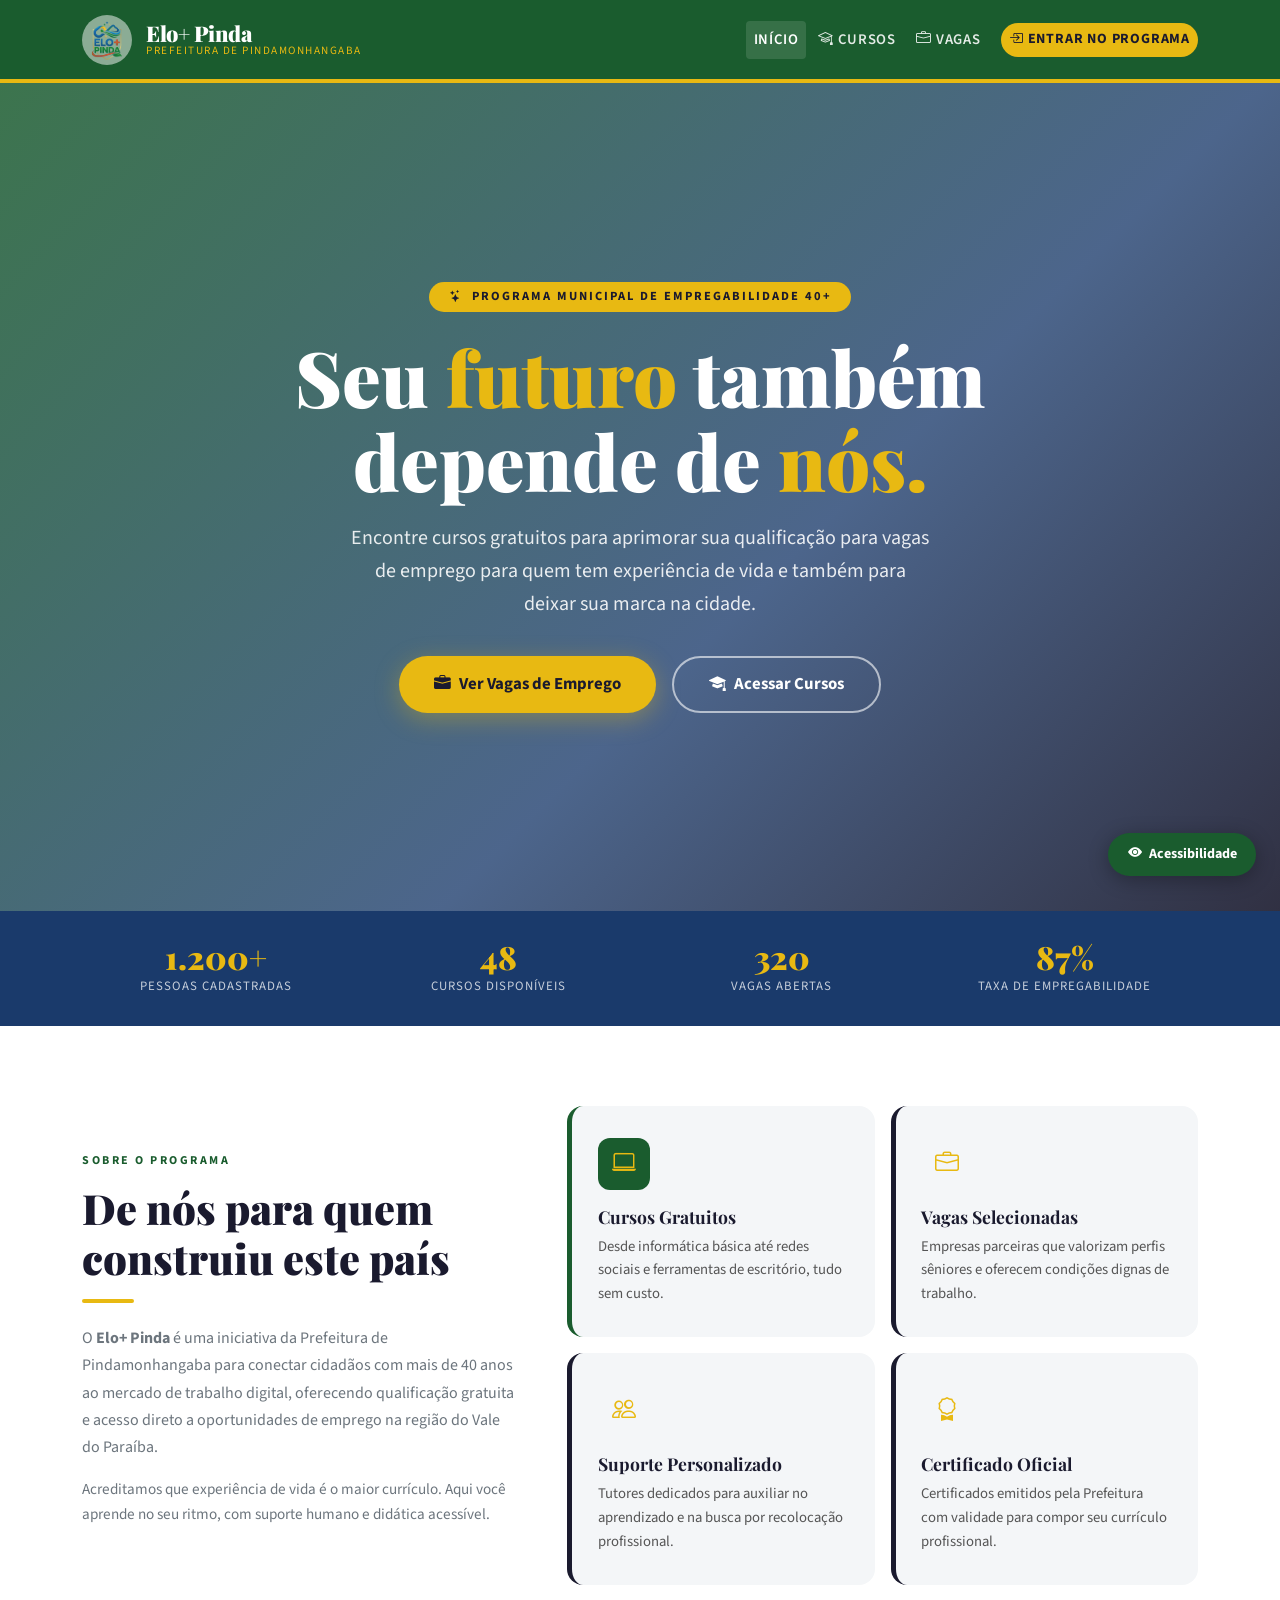
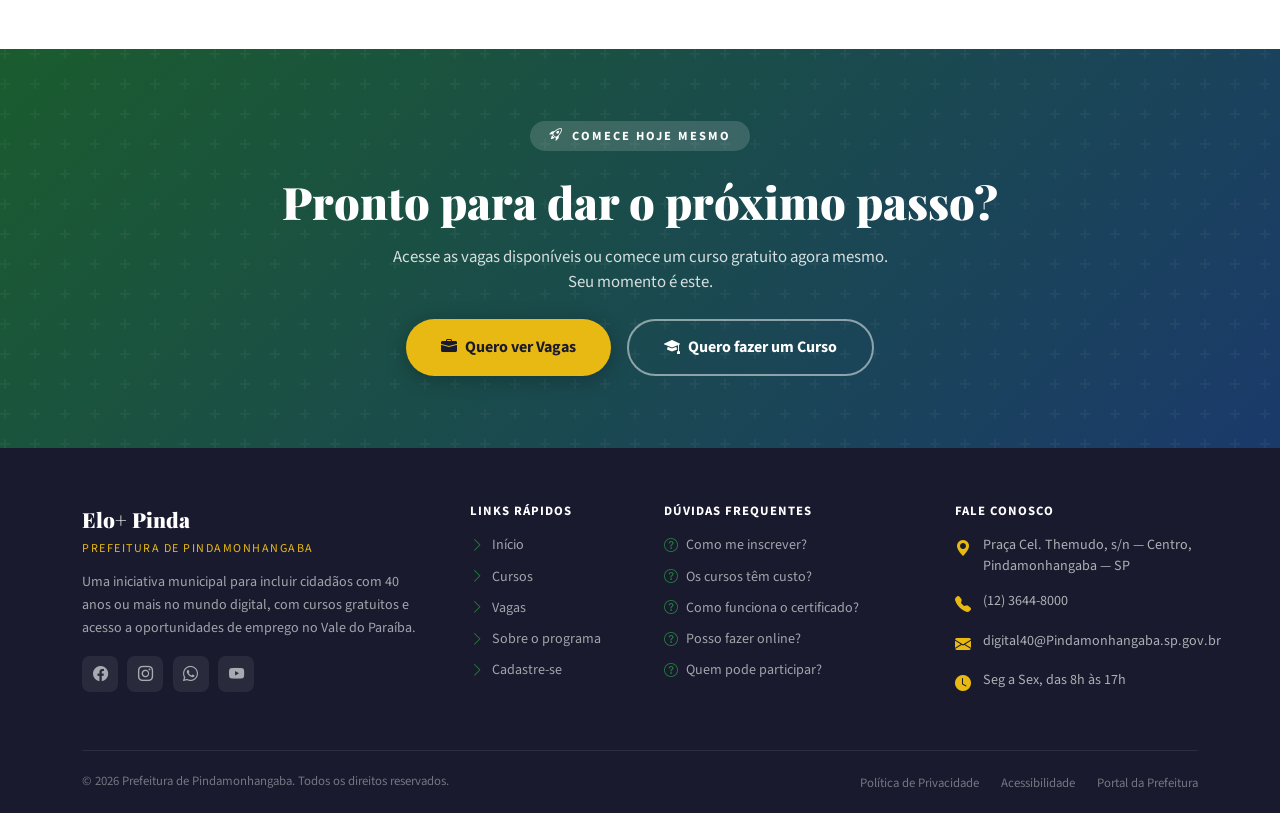
<file: index.html>
<!DOCTYPE html>
<html lang="pt-BR">

<head>
  <meta charset="UTF-8" />
  <meta name="viewport" content="width=device-width, initial-scale=1.0" />
  <title>Elo+ Pinda | Inclusão Digital em Pindamonhangaba</title>
  <link rel="icon" href="images/logo.png" type="image/png" />

  <!-- Bootstrap 5 CDN -->
  <link href="https://cdn.jsdelivr.net/npm/bootstrap@5.3.3/dist/css/bootstrap.min.css" rel="stylesheet" />
  <!-- Bootstrap Icons -->
  <link href="https://cdn.jsdelivr.net/npm/bootstrap-icons@1.11.3/font/bootstrap-icons.min.css" rel="stylesheet" />
  <!-- Google Fonts -->
  <link
    href="https://fonts.googleapis.com/css2?family=Playfair+Display:wght@700;900&family=Source+Sans+3:wght@400;500;600&display=swap"
    rel="stylesheet" />

  <!-- Custom CSS -->
  <link rel="stylesheet" href="styles/index.css" />
</head>

<body>

  <!-- Skip link -->
  <a href="#inicio" class="skip-link">Pular para o conteúdo principal</a>

  <!-- Indicador de leitura ativa -->
  <div id="tts-status" role="status" aria-live="polite">
    &#128266; Lendo em voz alta... Pressione ESC para parar.
  </div>

  <!-- ══════════════════════════
     NAVBAR
══════════════════════════ -->
  <nav class="navbar navbar-expand-lg navbar-custom sticky-top">
    <div class="container">
      <a class="navbar-brand" href="#inicio">
        <div class="navbar-brand-wrapper">
          <img class="brand-logo" src="images/logo.png" alt="Logo Elo+ Pinda" />
          <div class="brand-text">
            <span class="brand-title">Elo+ Pinda</span>
            <span class="brand-subtitle">Prefeitura de Pindamonhangaba</span>
          </div>
        </div>
      </a>

      <button class="navbar-toggler" type="button" data-bs-toggle="collapse" data-bs-target="#navbarMain"
        aria-label="Abrir menu">
        <span class="navbar-toggler-icon"></span>
      </button>

      <div class="collapse navbar-collapse" id="navbarMain">
        <ul class="navbar-nav ms-auto align-items-center gap-1">
          <li class="nav-item">
            <a class="nav-link active" href="#inicio">Início</a>
          </li>
          <li class="nav-item">
            <a class="nav-link" href="cursos.html">
              <i class="bi bi-mortarboard me-1"></i>Cursos
            </a>
          </li>
          <li class="nav-item">
            <a class="nav-link" href="vagas.html">
              <i class="bi bi-briefcase me-1"></i>Vagas
            </a>
          </li>
          <li class="nav-item ms-2">
            <a class="nav-link btn-nav-cta" href="logar.html">
              <i class="bi bi-box-arrow-in-right me-1"></i>Entrar no Programa
            </a>
          </li>
        </ul>
      </div>
    </div>
  </nav>


  <!-- ══════════════════════════
     HERO
══════════════════════════ -->
  <section class="hero" id="inicio">
    <div class="hero-bg"></div>
    <div class="hero-overlay"></div>

    <div class="hero-content container">
      <span class="hero-badge">
        <i class="bi bi-stars me-1"></i> Programa Municipal de Empregabilidade 40+
      </span>

      <h1 class="hero-title">
         Seu <span>futuro</span> também <br>
        depende de <span>nós.</span>
      </h1>

      <p class="hero-desc">
       Encontre cursos gratuitos para aprimorar sua qualificação para vagas de emprego
        para quem tem experiência de vida e também para deixar sua marca na cidade.
      </p>

      <div class="hero-btns">
        <a href="vagas.html" class="btn-hero-primary">
          <i class="bi bi-briefcase-fill"></i> Ver Vagas de Emprego
        </a>
        <a href="cursos.html" class="btn-hero-secondary">
          <i class="bi bi-mortarboard-fill"></i> Acessar Cursos
        </a>
      </div>
    </div>
  </section>


  <!-- ══════════════════════════
     STATS STRIP
══════════════════════════ -->
  <section class="stats-strip">
    <div class="container">
      <div class="row g-3">
        <div class="col-6 col-md-3">
          <div class="stat-item py-1">
            <div class="stat-number">1.200+</div>
            <div class="stat-label">Pessoas cadastradas</div>
          </div>
        </div>
        <div class="col-6 col-md-3">
          <div class="stat-item py-1">
            <div class="stat-number">48</div>
            <div class="stat-label">Cursos disponíveis</div>
          </div>
        </div>
        <div class="col-6 col-md-3">
          <div class="stat-item py-1">
            <div class="stat-number">320</div>
            <div class="stat-label">Vagas abertas</div>
          </div>
        </div>
        <div class="col-6 col-md-3">
          <div class="stat-item py-1">
            <div class="stat-number">87%</div>
            <div class="stat-label">Taxa de empregabilidade</div>
          </div>
        </div>
      </div>
    </div>
  </section>


  <!-- ══════════════════════════
     SOBRE / DIFERENCIAIS
══════════════════════════ -->
  <section class="section-sobre" id="sobre">
    <div class="container">
      <div class="row align-items-center g-5">

        <!-- TEXTO -->
        <div class="col-lg-5">
          <span class="section-label">Sobre o programa</span>
          <h2 class="section-title">
             De nós para quem<br>construiu este país
          </h2>
          <div class="divider-line"></div>
          <p class="text-secondary" style="font-size:1rem; line-height:1.7;">
            O <strong>Elo+ Pinda</strong> é uma iniciativa da Prefeitura de
            Pindamonhangaba para conectar cidadãos com mais de 40 anos ao mercado
            de trabalho digital, oferecendo qualificação gratuita e acesso direto
            a oportunidades de emprego na região do Vale do Paraíba.
          </p>
          <p class="text-secondary mt-3" style="font-size:0.95rem; line-height:1.65;">
            Acreditamos que experiência de vida é o maior currículo. Aqui você
            aprende no seu ritmo, com suporte humano e didática acessível.
          </p>
        </div>

        <!-- CARDS -->
        <div class="col-lg-7">
          <div class="row g-3">
            <div class="col-sm-6">
              <div class="feature-card">
                <div class="feature-icon"><i class="bi bi-laptop"></i></div>
                <h5>Cursos Gratuitos</h5>
                <p>Desde informática básica até redes sociais e ferramentas de escritório, tudo sem custo.</p>
              </div>
            </div>
            <div class="col-sm-6">
              <div class="feature-card" style="border-left-color: var(--Pinda-azul);">
                <div class="feature-icon" style="background: var(--Pinda-azul);">
                  <i class="bi bi-briefcase"></i>
                </div>
                <h5>Vagas Selecionadas</h5>
                <p>Empresas parceiras que valorizam perfis sêniores e oferecem condições dignas de trabalho.</p>
              </div>
            </div>
            <div class="col-sm-6">
              <div class="feature-card" style="border-left-color: var(--Pinda-amarelo);">
                <div class="feature-icon" style="background: var(--Pinda-amarelo);">
                  <i class="bi bi-people" style="color: var(--Pinda-texto);"></i>
                </div>
                <h5>Suporte Personalizado</h5>
                <p>Tutores dedicados para auxiliar no aprendizado e na busca por recolocação profissional.</p>
              </div>
            </div>
            <div class="col-sm-6">
              <div class="feature-card" style="border-left-color: var(--Pinda-vermelho);">
                <div class="feature-icon" style="background: var(--Pinda-vermelho);">
                  <i class="bi bi-award"></i>
                </div>
                <h5>Certificado Oficial</h5>
                <p>Certificados emitidos pela Prefeitura com validade para compor seu currículo profissional.</p>
              </div>
            </div>
          </div>
        </div>

      </div>
    </div>
  </section>


  <!-- ══════════════════════════
     CTA BANNER
══════════════════════════ -->
  <section class="cta-banner" id="cadastro">
    <div class="container text-center position-relative">
      <span class="hero-badge mb-4 d-inline-block" style="background: rgba(255,255,255,0.15); color: #fff;">
        <i class="bi bi-rocket-takeoff me-1"></i> Comece hoje mesmo
      </span>
      <h2 class="mb-3">
        Pronto para dar o próximo passo?
      </h2>
      <p class="mb-4 mx-auto" style="max-width:520px;">
        Acesse as vagas disponíveis ou comece um curso gratuito agora mesmo.
        Seu momento é este.
      </p>
      <div class="d-flex flex-wrap justify-content-center gap-3">
        <a href="vagas.html" class="btn-cta-vagas">
          <i class="bi bi-briefcase-fill"></i> Quero ver Vagas
        </a>
        <a href="cursos.html" class="btn-cta-cursos">
          <i class="bi bi-mortarboard-fill"></i> Quero fazer um Curso
        </a>
      </div>
    </div>
  </section>


  <!-- ══════════════════════════
     FOOTER
══════════════════════════ -->
  <footer id="contato">
    <div class="container">
      <div class="row g-5">

        <!-- Coluna 1: Marca -->
        <div class="col-lg-4">
          <div class="footer-brand">Elo+ Pinda</div>
          <div class="footer-brand-sub">Prefeitura de Pindamonhangaba</div>
          <p class="footer-desc">
            Uma iniciativa municipal para incluir cidadãos com 40 anos ou mais
            no mundo digital, com cursos gratuitos e acesso a oportunidades de
            emprego no Vale do Paraíba.
          </p>
          <div class="mt-3">
            <a href="#" class="social-icon"><i class="bi bi-facebook"></i></a>
            <a href="#" class="social-icon"><i class="bi bi-instagram"></i></a>
            <a href="#" class="social-icon"><i class="bi bi-whatsapp"></i></a>
            <a href="#" class="social-icon"><i class="bi bi-youtube"></i></a>
          </div>
        </div>

        <!-- Coluna 2: Links -->
        <div class="col-sm-6 col-lg-2">
          <h6>Links Rápidos</h6>
          <a href="#inicio" class="footer-link"><i class="bi bi-chevron-right"></i> Início</a>
          <a href="cursos.html" class="footer-link"><i class="bi bi-chevron-right"></i> Cursos</a>
          <a href="vagas.html" class="footer-link"><i class="bi bi-chevron-right"></i> Vagas</a>
          <a href="#sobre" class="footer-link"><i class="bi bi-chevron-right"></i> Sobre o programa</a>
          <a href="#cadastro" class="footer-link"><i class="bi bi-chevron-right"></i> Cadastre-se</a>
        </div>

        <!-- Coluna 3: Dúvidas -->
        <div class="col-sm-6 col-lg-3">
          <h6>Dúvidas Frequentes</h6>
          <a href="#" class="footer-link"><i class="bi bi-question-circle"></i> Como me inscrever?</a>
          <a href="#" class="footer-link"><i class="bi bi-question-circle"></i> Os cursos têm custo?</a>
          <a href="#" class="footer-link"><i class="bi bi-question-circle"></i> Como funciona o certificado?</a>
          <a href="#" class="footer-link"><i class="bi bi-question-circle"></i> Posso fazer online?</a>
          <a href="#" class="footer-link"><i class="bi bi-question-circle"></i> Quem pode participar?</a>
        </div>

        <!-- Coluna 4: Contato -->
        <div class="col-lg-3">
          <h6>Fale Conosco</h6>
          <div class="footer-contact-item">
            <i class="bi bi-geo-alt-fill"></i>
            <span>Praça Cel. Themudo, s/n — Centro, Pindamonhangaba — SP</span>
          </div>
          <div class="footer-contact-item">
            <i class="bi bi-telephone-fill"></i>
            <span>(12) 3644-8000</span>
          </div>
          <div class="footer-contact-item">
            <i class="bi bi-envelope-fill"></i>
            <span>digital40@Pindamonhangaba.sp.gov.br</span>
          </div>
          <div class="footer-contact-item">
            <i class="bi bi-clock-fill"></i>
            <span>Seg a Sex, das 8h às 17h</span>
          </div>
        </div>

      </div>

      <!-- Bottom bar -->
      <div class="footer-bottom">
        <div class="d-flex flex-wrap justify-content-between align-items-center gap-2">
          <p class="footer-bottom-text">
            © 2026 Prefeitura de Pindamonhangaba. Todos os direitos reservados.
          </p>
          <div class="footer-bottom-links">
            <a href="#">Política de Privacidade</a>
            <a href="#">Acessibilidade</a>
            <a href="https://www.Pindamonhangaba.sp.gov.br" target="_blank">Portal da Prefeitura</a>
          </div>
        </div>
      </div>
    </div>
  </footer>

  <!-- Modal de Acessibilidade -->
  <div class="modal fade" id="modalAcessibilidade" tabindex="-1" aria-labelledby="modalAcessibilidadeLabel" aria-hidden="true">
    <div class="modal-dialog modal-dialog-centered modal-lg">
      <div class="modal-content">
        <div class="modal-header">
          <h5 class="modal-title" id="modalAcessibilidadeLabel">Acessibilidade</h5>
          <button type="button" class="btn-close" data-bs-dismiss="modal" aria-label="Fechar"></button>
        </div>
        <div class="modal-body">
          <div id="barra-acessibilidade" role="region" aria-label="Ferramentas de acessibilidade para deficientes visuais">
            <div class="container">
              <div class="d-flex align-items-center flex-wrap gap-2 py-1">

                <span class="acesso-label d-none d-sm-inline">
                  <i class="bi bi-eye-fill me-1"></i>Acessibilidade:
                </span>

                <!-- Tamanho de fonte -->
                <div class="d-flex align-items-center gap-1" role="group" aria-label="Tamanho da fonte">
                  <span class="acesso-label">Fonte:</span>
                  <button class="acesso-btn" id="btn-fonte-menor" onclick="alterarFonte('menor')" aria-label="Diminuir fonte"
                    aria-pressed="false">A−</button>
                  <button class="acesso-btn ativo" id="btn-fonte-normal" onclick="alterarFonte('normal')"
                    aria-label="Fonte padrão" aria-pressed="true">A</button>
                  <button class="acesso-btn" id="btn-fonte-maior" onclick="alterarFonte('maior')" aria-label="Aumentar fonte"
                    aria-pressed="false">A+</button>
                  <button class="acesso-btn" id="btn-fonte-maxima" onclick="alterarFonte('maxima')" aria-label="Fonte máxima"
                    aria-pressed="false">A++</button>
                </div>

                <span class="acesso-divider d-none d-md-inline-block"></span>

                <!-- Visão -->
                <div class="d-flex align-items-center gap-1" role="group" aria-label="Opções de visão">
                  <span class="acesso-label d-none d-md-inline">Visão:</span>
                  <button class="acesso-btn" id="btn-contraste" onclick="toggleContraste()" aria-label="Alto contraste"
                    aria-pressed="false">
                    <i class="bi bi-circle-half"></i>
                    <span class="d-none d-sm-inline">Contraste</span>
                  </button>
                  <button class="acesso-btn" id="btn-espaco" onclick="toggleEspaco()" aria-label="Espaçamento de texto"
                    aria-pressed="false">
                    <i class="bi bi-text-paragraph"></i>
                    <span class="d-none d-sm-inline">Espaçamento</span>
                  </button>
                  <button class="acesso-btn" id="btn-foco" onclick="toggleFoco()" aria-label="Destaque de foco para teclado"
                    aria-pressed="false">
                    <i class="bi bi-keyboard"></i>
                    <span class="d-none d-sm-inline">Foco</span>
                  </button>
                </div>

                <span class="acesso-divider d-none d-md-inline-block"></span>

                <!-- Voz -->
                <button class="acesso-btn" id="btn-tts" onclick="togglePainelTTS()" aria-label="Leitura em voz alta"
                  aria-expanded="false" aria-controls="painel-tts">
                  <i class="bi bi-volume-up-fill"></i>
                  <span class="d-none d-sm-inline">Voz</span>
                </button>

                <!-- Reset -->
                <button class="acesso-btn ms-auto" onclick="resetarTudo()" aria-label="Redefinir acessibilidade"
                  title="Redefinir tudo">
                  <i class="bi bi-arrow-counterclockwise"></i>
                  <span class="d-none d-md-inline">Redefinir</span>
                </button>

              </div>
            </div>
          </div>
        </div>
      </div>
    </div>
  </div>

  <!-- Painel TTS -->
  <div id="painel-tts" role="dialog" aria-modal="true" aria-label="Leitura em voz alta">
    <h6><i class="bi bi-volume-up-fill me-1"></i> Leitura em Voz Alta</h6>
    <p>Ouça o conteúdo da página lido em voz alta.</p>
    <div class="tts-controles">
      <button onclick="ttsLerPagina()" aria-label="Ler toda a página">
        <i class="bi bi-play-fill"></i> Ler página inteira
      </button>
      <button onclick="ttsLerSecao()" aria-label="Ler seção atual">
        <i class="bi bi-skip-forward-fill"></i> Ler seção atual
      </button>
      <button onclick="ttsPausar()" id="btn-pausar" aria-label="Pausar ou retomar leitura">
        <i class="bi bi-pause-fill"></i> Pausar
      </button>
      <button onclick="ttsParar()" aria-label="Parar leitura">
        <i class="bi bi-stop-fill"></i> Parar
      </button>
      <div style="border-top:1px solid #ddd; padding-top:.6rem; margin-top:.2rem;">
        <label for="tts-velocidade" style="font-size:.78rem; color:#555; display:block; margin-bottom:.3rem;">
          Velocidade da voz:
        </label>
        <input type="range" id="tts-velocidade" min="0.5" max="2" step="0.1" value="1" style="width:100%;"
          aria-label="Velocidade da voz" oninput="ttsAjustarVelocidade(this.value)">
        <div style="display:flex; justify-content:space-between; font-size:.72rem; color:#888;">
          <span>Lento</span><span id="tts-vel-label">1.0×</span><span>Rápido</span>
        </div>
      </div>
      <button onclick="togglePainelTTS()"
        style="background:#f0f0f0 !important; border-color:#ccc !important; color:#333 !important;"
        aria-label="Fechar painel">
        <i class="bi bi-x-circle"></i> Fechar
      </button>
    </div>
  </div>

  <!-- Botão flutuante -->
  <button id="btn-flutuante-acesso" type="button" data-bs-toggle="modal" data-bs-target="#modalAcessibilidade"
    aria-label="Abrir as ferramentas de acessibilidade" title="Acessibilidade">
    <i class="bi bi-eye-fill" aria-hidden="true"></i>
    <span class="d-none d-sm-inline">Acessibilidade</span>
  </button>

  <!-- Anunciador para leitores de tela -->
  <div id="aria-anunciador" role="status" aria-live="polite" aria-atomic="true"
    style="position:absolute; left:-9999px; width:1px; height:1px; overflow:hidden;"></div>


  <!-- Bootstrap JS -->
  <script src="https://cdn.jsdelivr.net/npm/bootstrap@5.3.3/dist/js/bootstrap.bundle.min.js"></script>

  <!-- Scroll suave -->
  <script src="js/scroll.js"></script>
  <script src="js/acessibilidade.js"></script>

</body>

</html>
</file>
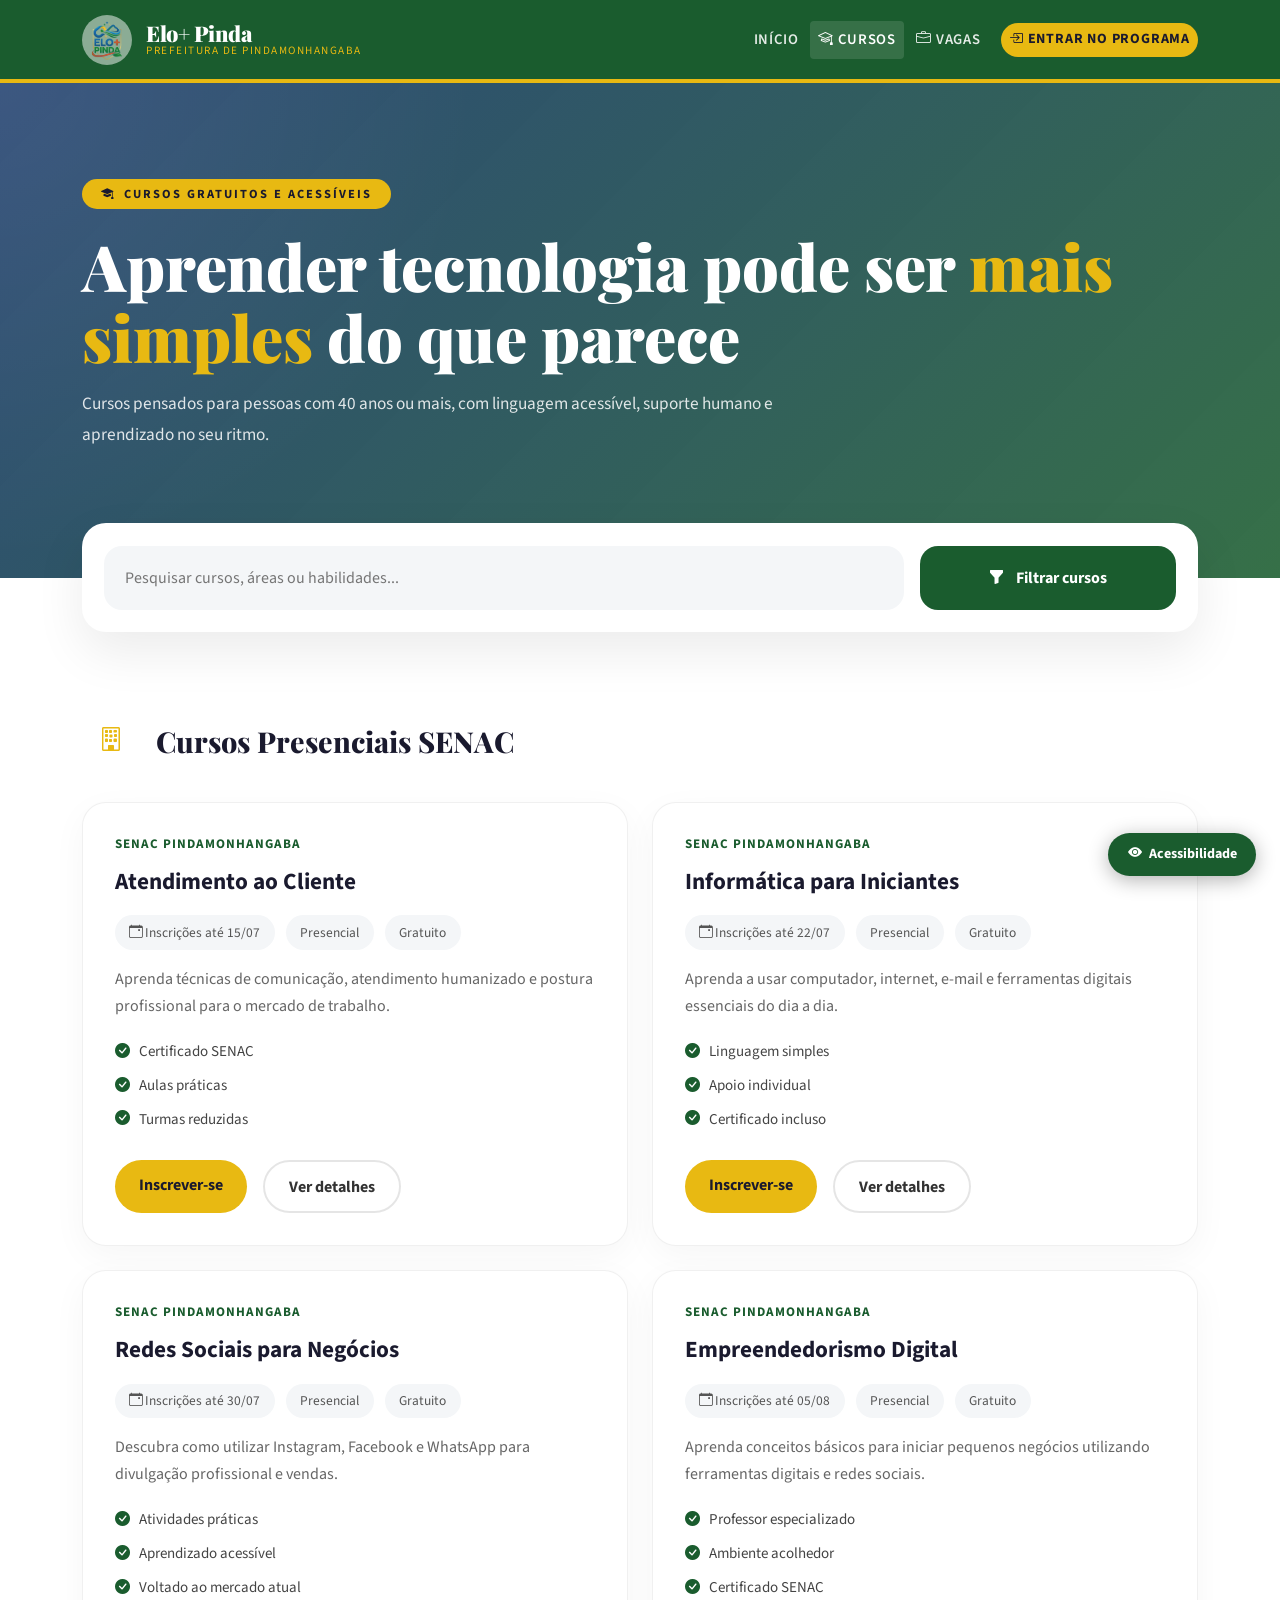
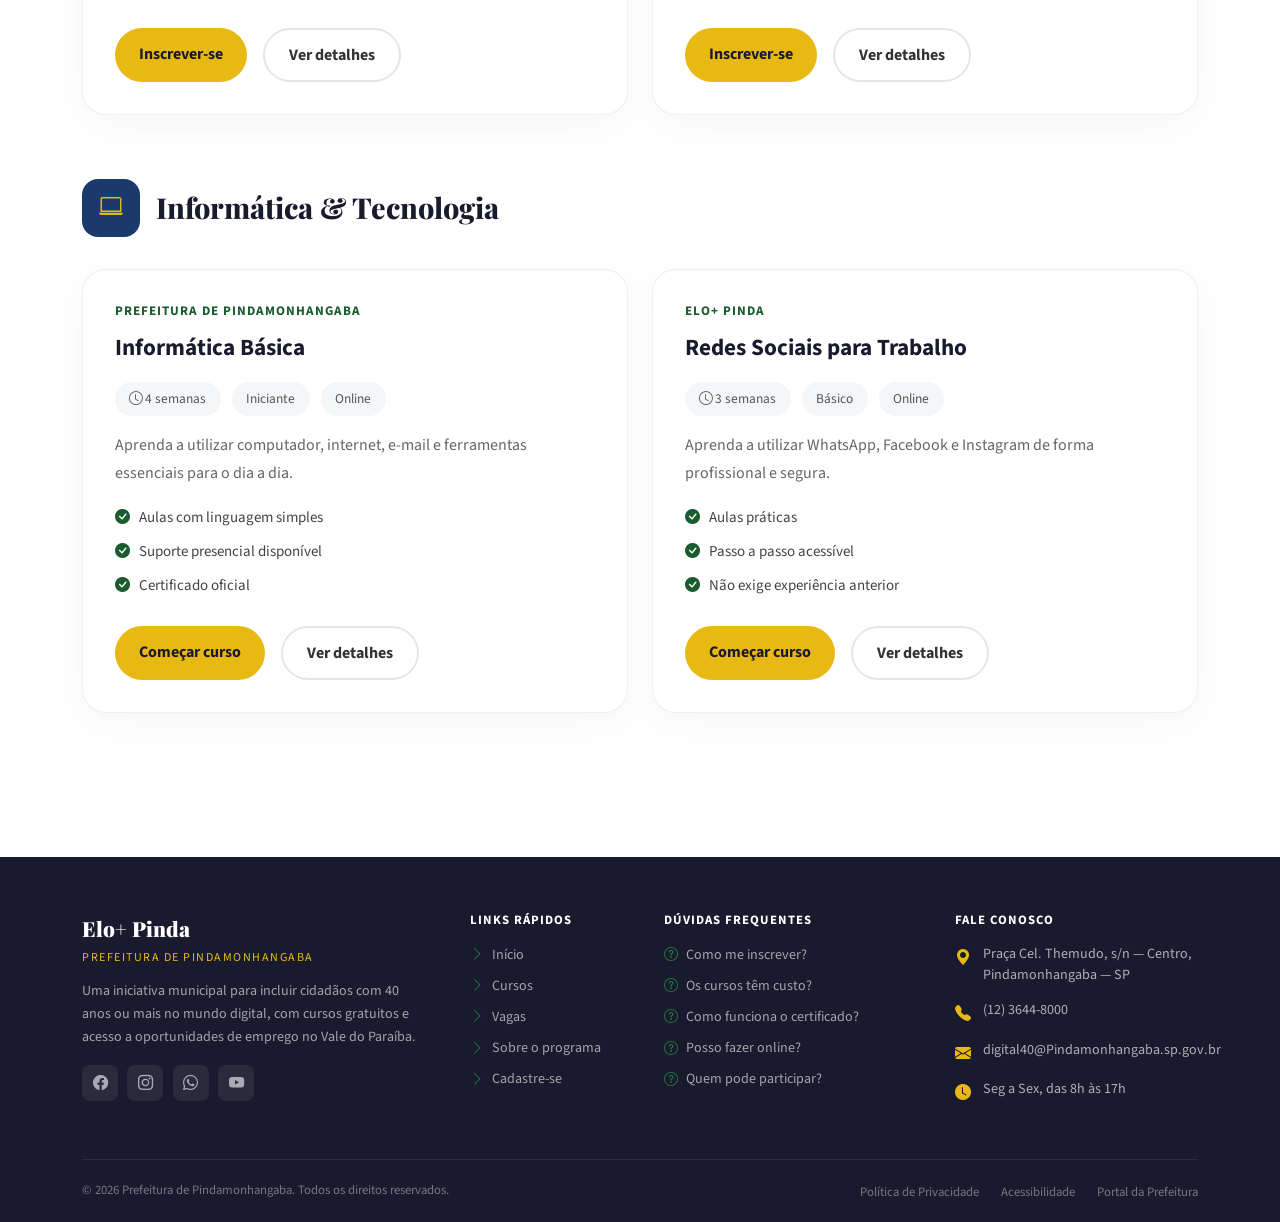
<file: cursos.html>
<!DOCTYPE html>
<html lang="pt-BR">

<head>
    <meta charset="UTF-8" />
    <meta name="viewport" content="width=device-width, initial-scale=1.0" />
    <title>Elo+ Pinda | Inclusão Digital em Pindamonhangaba</title>
    <link rel="icon" href="images/logo.png" type="image/png" />
    <!-- Bootstrap 5 CDN -->
    <link href="https://cdn.jsdelivr.net/npm/bootstrap@5.3.3/dist/css/bootstrap.min.css" rel="stylesheet" />
    <!-- Bootstrap Icons -->
    <link href="https://cdn.jsdelivr.net/npm/bootstrap-icons@1.11.3/font/bootstrap-icons.min.css" rel="stylesheet" />
    <!-- Google Fonts -->
    <link
        href="https://fonts.googleapis.com/css2?family=Playfair+Display:wght@700;900&family=Source+Sans+3:wght@400;500;600&display=swap"
        rel="stylesheet" />

    <!-- Custom CSS -->
    <link rel="stylesheet" href="styles/index.css" />
    <link rel="stylesheet" href="styles/cursos.css" />
</head>

<body>

    <!-- ══════════════════════════
     NAVBAR
══════════════════════════ -->
    <nav class="navbar navbar-expand-lg navbar-custom sticky-top">
        <div class="container">
            <a class="navbar-brand" href="index.html">
                <div class="navbar-brand-wrapper">
                    <img class="brand-logo" src="images/logo.png" alt="Logo Elo+ Pinda" />
                    <div class="brand-text">
                        <span class="brand-title">Elo+ Pinda</span>
                        <span class="brand-subtitle">Prefeitura de Pindamonhangaba</span>
                    </div>
                </div>
            </a>

            <button class="navbar-toggler" type="button" data-bs-toggle="collapse" data-bs-target="#navbarMain"
                aria-label="Abrir menu">
                <span class="navbar-toggler-icon"></span>
            </button>

            <div class="collapse navbar-collapse" id="navbarMain">
                <ul class="navbar-nav ms-auto align-items-center gap-1">
                    <li class="nav-item">
                        <a class="nav-link" href="index.html">Início</a>
                    </li>
                    <li class="nav-item">
                        <a class="nav-link active" href="#">
                            <i class="bi bi-mortarboard me-1"></i>Cursos
                        </a>
                    </li>
                    <li class="nav-item">
                        <a class="nav-link" href="vagas.html">
                            <i class="bi bi-briefcase me-1"></i>Vagas
                        </a>
                    </li>
                    <li class="nav-item ms-2">
                        <a class="nav-link btn-nav-cta" href="logar.html">
                            <i class="bi bi-box-arrow-in-right me-1"></i>Entrar no Programa
                        </a>
                    </li>
                </ul>
            </div>
        </div>
    </nav>


    <main>

        <!-- HERO -->

        <section class="hero-cursos">

            <div class="container hero-cursos-content">

                <span class="hero-badge">
                    <i class="bi bi-mortarboard-fill me-1"></i>
                    Cursos gratuitos e acessíveis
                </span>

                <h1 class="hero-cursos-title">
                    Aprender tecnologia pode ser
                    <span>mais simples</span>
                    do que parece
                </h1>

                <p class="hero-cursos-desc">
                    Cursos pensados para pessoas com 40 anos ou mais, com linguagem acessível, suporte humano e
                    aprendizado no seu ritmo.
                </p>

            </div>

        </section>

        <!-- SEARCH -->

        <div class="container curso-search-wrapper">

            <div class="curso-search-box">

                <div class="row g-3">

                    <div class="col-lg-9">

                        <input type="text" class="curso-search-input"
                            placeholder="Pesquisar cursos, áreas ou habilidades...">

                    </div>

                    <div class="col-lg-3">

                        <button class="curso-filter-btn">

                            <i class="bi bi-funnel-fill me-2"></i>
                            Filtrar cursos

                        </button>

                    </div>

                </div>

            </div>

        </div>

        <!-- CURSOS -->

        <section class="cursos-section">

            <div class="container">

                <!-- CATEGORIA -->

                <div class="curso-category">

                    <div class="curso-category-header">

                        <div class="curso-category-icon" style="background: var(--Pinda-verde);">
                            <i class="bi bi-building"></i>
                        </div>

                        <h2 class="curso-category-title">
                            Cursos Presenciais SENAC
                        </h2>

                    </div>

                    <div class="row g-4">

                        <!-- CARD -->

                        <div class="col-lg-6">

                            <div class="curso-card">

                                <div class="curso-plataforma">
                                    SENAC Pindamonhangaba
                                </div>

                                <div class="curso-title">
                                    Atendimento ao Cliente
                                </div>

                                <div class="curso-tags">

                                    <div class="curso-tag">
                                        <i class="bi bi-calendar-event"></i>
                                        Inscrições até 15/07
                                    </div>

                                    <div class="curso-tag">
                                        Presencial
                                    </div>

                                    <div class="curso-tag">
                                        Gratuito
                                    </div>

                                </div>

                                <p class="curso-desc">
                                    Aprenda técnicas de comunicação, atendimento humanizado e postura profissional para
                                    o mercado de trabalho.
                                </p>

                                <div class="curso-benefit">
                                    <i class="bi bi-check-circle-fill"></i>
                                    Certificado SENAC
                                </div>

                                <div class="curso-benefit">
                                    <i class="bi bi-check-circle-fill"></i>
                                    Aulas práticas
                                </div>

                                <div class="curso-benefit">
                                    <i class="bi bi-check-circle-fill"></i>
                                    Turmas reduzidas
                                </div>

                                <div class="curso-actions">

                                    <a href="#" class="btn-curso-primary">
                                        Inscrever-se
                                    </a>

                                    <a href="#" class="btn-curso-secondary">
                                        Ver detalhes
                                    </a>

                                </div>

                            </div>

                        </div>

                        <!-- CARD -->

                        <div class="col-lg-6">

                            <div class="curso-card">

                                <div class="curso-plataforma">
                                    SENAC Pindamonhangaba
                                </div>

                                <div class="curso-title">
                                    Informática para Iniciantes
                                </div>

                                <div class="curso-tags">

                                    <div class="curso-tag">
                                        <i class="bi bi-calendar-event"></i>
                                        Inscrições até 22/07
                                    </div>

                                    <div class="curso-tag">
                                        Presencial
                                    </div>

                                    <div class="curso-tag">
                                        Gratuito
                                    </div>

                                </div>

                                <p class="curso-desc">
                                    Aprenda a usar computador, internet, e-mail e ferramentas digitais essenciais do dia
                                    a dia.
                                </p>

                                <div class="curso-benefit">
                                    <i class="bi bi-check-circle-fill"></i>
                                    Linguagem simples
                                </div>

                                <div class="curso-benefit">
                                    <i class="bi bi-check-circle-fill"></i>
                                    Apoio individual
                                </div>

                                <div class="curso-benefit">
                                    <i class="bi bi-check-circle-fill"></i>
                                    Certificado incluso
                                </div>

                                <div class="curso-actions">

                                    <a href="#" class="btn-curso-primary">
                                        Inscrever-se
                                    </a>

                                    <a href="#" class="btn-curso-secondary">
                                        Ver detalhes
                                    </a>

                                </div>

                            </div>

                        </div>

                        <!-- CARD -->

                        <div class="col-lg-6">

                            <div class="curso-card">

                                <div class="curso-plataforma">
                                    SENAC Pindamonhangaba
                                </div>

                                <div class="curso-title">
                                    Redes Sociais para Negócios
                                </div>

                                <div class="curso-tags">

                                    <div class="curso-tag">
                                        <i class="bi bi-calendar-event"></i>
                                        Inscrições até 30/07
                                    </div>

                                    <div class="curso-tag">
                                        Presencial
                                    </div>

                                    <div class="curso-tag">
                                        Gratuito
                                    </div>

                                </div>

                                <p class="curso-desc">
                                    Descubra como utilizar Instagram, Facebook e WhatsApp para divulgação profissional e
                                    vendas.
                                </p>

                                <div class="curso-benefit">
                                    <i class="bi bi-check-circle-fill"></i>
                                    Atividades práticas
                                </div>

                                <div class="curso-benefit">
                                    <i class="bi bi-check-circle-fill"></i>
                                    Aprendizado acessível
                                </div>

                                <div class="curso-benefit">
                                    <i class="bi bi-check-circle-fill"></i>
                                    Voltado ao mercado atual
                                </div>

                                <div class="curso-actions">

                                    <a href="#" class="btn-curso-primary">
                                        Inscrever-se
                                    </a>

                                    <a href="#" class="btn-curso-secondary">
                                        Ver detalhes
                                    </a>

                                </div>

                            </div>

                        </div>

                        <!-- CARD -->

                        <div class="col-lg-6">

                            <div class="curso-card">

                                <div class="curso-plataforma">
                                    SENAC Pindamonhangaba
                                </div>

                                <div class="curso-title">
                                    Empreendedorismo Digital
                                </div>

                                <div class="curso-tags">

                                    <div class="curso-tag">
                                        <i class="bi bi-calendar-event"></i>
                                        Inscrições até 05/08
                                    </div>

                                    <div class="curso-tag">
                                        Presencial
                                    </div>

                                    <div class="curso-tag">
                                        Gratuito
                                    </div>

                                </div>

                                <p class="curso-desc">
                                    Aprenda conceitos básicos para iniciar pequenos negócios utilizando ferramentas
                                    digitais e redes sociais.
                                </p>

                                <div class="curso-benefit">
                                    <i class="bi bi-check-circle-fill"></i>
                                    Professor especializado
                                </div>

                                <div class="curso-benefit">
                                    <i class="bi bi-check-circle-fill"></i>
                                    Ambiente acolhedor
                                </div>

                                <div class="curso-benefit">
                                    <i class="bi bi-check-circle-fill"></i>
                                    Certificado SENAC
                                </div>

                                <div class="curso-actions">

                                    <a href="#" class="btn-curso-primary">
                                        Inscrever-se
                                    </a>

                                    <a href="#" class="btn-curso-secondary">
                                        Ver detalhes
                                    </a>

                                </div>

                            </div>

                        </div>

                    </div>

                </div>

                <!-- CATEGORIA -->

                <div class="curso-category">

                    <div class="curso-category-header">

                        <div class="curso-category-icon">
                            <i class="bi bi-laptop"></i>
                        </div>

                        <h2 class="curso-category-title">
                            Informática & Tecnologia
                        </h2>

                    </div>

                    <div class="row g-4">

                        <!-- CARD -->

                        <div class="col-lg-6">

                            <div class="curso-card">

                                <div class="curso-plataforma">
                                    Prefeitura de Pindamonhangaba
                                </div>

                                <div class="curso-title">
                                    Informática Básica
                                </div>

                                <div class="curso-tags">

                                    <div class="curso-tag">
                                        <i class="bi bi-clock"></i>
                                        4 semanas
                                    </div>

                                    <div class="curso-tag">
                                        Iniciante
                                    </div>

                                    <div class="curso-tag">
                                        Online
                                    </div>

                                </div>

                                <p class="curso-desc">
                                    Aprenda a utilizar computador, internet, e-mail e ferramentas essenciais para o dia
                                    a dia.
                                </p>

                                <div class="curso-benefit">
                                    <i class="bi bi-check-circle-fill"></i>
                                    Aulas com linguagem simples
                                </div>

                                <div class="curso-benefit">
                                    <i class="bi bi-check-circle-fill"></i>
                                    Suporte presencial disponível
                                </div>

                                <div class="curso-benefit">
                                    <i class="bi bi-check-circle-fill"></i>
                                    Certificado oficial
                                </div>

                                <div class="curso-actions">

                                    <a href="informatica.html" class="btn-curso-primary">
                                        Começar curso
                                    </a>

                                    <a href="#" class="btn-curso-secondary">
                                        Ver detalhes
                                    </a>

                                </div>

                            </div>

                        </div>

                        <!-- CARD -->

                        <div class="col-lg-6">

                            <div class="curso-card">

                                <div class="curso-plataforma">
                                    Elo+ Pinda
                                </div>

                                <div class="curso-title">
                                    Redes Sociais para Trabalho
                                </div>

                                <div class="curso-tags">

                                    <div class="curso-tag">
                                        <i class="bi bi-clock"></i>
                                        3 semanas
                                    </div>

                                    <div class="curso-tag">
                                        Básico
                                    </div>

                                    <div class="curso-tag">
                                        Online
                                    </div>

                                </div>

                                <p class="curso-desc">
                                    Aprenda a utilizar WhatsApp, Facebook e Instagram de forma profissional e segura.
                                </p>

                                <div class="curso-benefit">
                                    <i class="bi bi-check-circle-fill"></i>
                                    Aulas práticas
                                </div>

                                <div class="curso-benefit">
                                    <i class="bi bi-check-circle-fill"></i>
                                    Passo a passo acessível
                                </div>

                                <div class="curso-benefit">
                                    <i class="bi bi-check-circle-fill"></i>
                                    Não exige experiência anterior
                                </div>

                                <div class="curso-actions">

                                    <a href="redesociais.html" class="btn-curso-primary">
                                        Começar curso
                                    </a>

                                    <a href="#" class="btn-curso-secondary">
                                        Ver detalhes
                                    </a>

                                </div>

                            </div>

                        </div>

                    </div>

                </div>

            </div>

        </section>

    </main>


    <!-- ══════════════════════════
     FOOTER
══════════════════════════ -->
    <footer id="contato">
        <div class="container">
            <div class="row g-5">

                <!-- Coluna 1: Marca -->
                <div class="col-lg-4">
                    <div class="footer-brand">Elo+ Pinda</div>
                    <div class="footer-brand-sub">Prefeitura de Pindamonhangaba</div>
                    <p class="footer-desc">
                        Uma iniciativa municipal para incluir cidadãos com 40 anos ou mais
                        no mundo digital, com cursos gratuitos e acesso a oportunidades de
                        emprego no Vale do Paraíba.
                    </p>
                    <div class="mt-3">
                        <a href="#" class="social-icon"><i class="bi bi-facebook"></i></a>
                        <a href="#" class="social-icon"><i class="bi bi-instagram"></i></a>
                        <a href="#" class="social-icon"><i class="bi bi-whatsapp"></i></a>
                        <a href="#" class="social-icon"><i class="bi bi-youtube"></i></a>
                    </div>
                </div>

                <!-- Coluna 2: Links -->
                <div class="col-sm-6 col-lg-2">
                    <h6>Links Rápidos</h6>
                    <a href="index.html" class="footer-link"><i class="bi bi-chevron-right"></i> Início</a>
                    <a href="cursos.html" class="footer-link"><i class="bi bi-chevron-right"></i> Cursos</a>
                    <a href="vagas.html" class="footer-link"><i class="bi bi-chevron-right"></i> Vagas</a>
                    <a href="index.html#sobre" class="footer-link"><i class="bi bi-chevron-right"></i> Sobre o
                        programa</a>
                    <a href="index.html#cadastro" class="footer-link"><i class="bi bi-chevron-right"></i>
                        Cadastre-se</a>
                </div>

                <!-- Coluna 3: Dúvidas -->
                <div class="col-sm-6 col-lg-3">
                    <h6>Dúvidas Frequentes</h6>
                    <a href="#" class="footer-link"><i class="bi bi-question-circle"></i> Como me inscrever?</a>
                    <a href="#" class="footer-link"><i class="bi bi-question-circle"></i> Os cursos têm custo?</a>
                    <a href="#" class="footer-link"><i class="bi bi-question-circle"></i> Como funciona o
                        certificado?</a>
                    <a href="#" class="footer-link"><i class="bi bi-question-circle"></i> Posso fazer online?</a>
                    <a href="#" class="footer-link"><i class="bi bi-question-circle"></i> Quem pode participar?</a>
                </div>

                <!-- Coluna 4: Contato -->
                <div class="col-lg-3">
                    <h6>Fale Conosco</h6>
                    <div class="footer-contact-item">
                        <i class="bi bi-geo-alt-fill"></i>
                        <span>Praça Cel. Themudo, s/n — Centro, Pindamonhangaba — SP</span>
                    </div>
                    <div class="footer-contact-item">
                        <i class="bi bi-telephone-fill"></i>
                        <span>(12) 3644-8000</span>
                    </div>
                    <div class="footer-contact-item">
                        <i class="bi bi-envelope-fill"></i>
                        <span>digital40@Pindamonhangaba.sp.gov.br</span>
                    </div>
                    <div class="footer-contact-item">
                        <i class="bi bi-clock-fill"></i>
                        <span>Seg a Sex, das 8h às 17h</span>
                    </div>
                </div>

            </div>

            <!-- Bottom bar -->
            <div class="footer-bottom">
                <div class="d-flex flex-wrap justify-content-between align-items-center gap-2">
                    <p class="footer-bottom-text">
                        © 2026 Prefeitura de Pindamonhangaba. Todos os direitos reservados.
                    </p>
                    <div class="footer-bottom-links">
                        <a href="#">Política de Privacidade</a>
                        <a href="#">Acessibilidade</a>
                        <a href="https://www.Pindamonhangaba.sp.gov.br" target="_blank">Portal da Prefeitura</a>
                    </div>
                </div>
            </div>
        </div>
    </footer>


    <!-- Bootstrap JS -->
    <script src="https://cdn.jsdelivr.net/npm/bootstrap@5.3.3/dist/js/bootstrap.bundle.min.js"></script>

    <!-- Scroll suave -->
    <script src="js/scroll.js"></script>
    <script src="js/acessibilidade.js"></script>

    <!-- Modal de Acessibilidade -->
    <div class="modal fade" id="modalAcessibilidade" tabindex="-1" aria-labelledby="modalAcessibilidadeLabel" aria-hidden="true">
      <div class="modal-dialog modal-dialog-centered modal-lg">
        <div class="modal-content">
          <div class="modal-header">
            <h5 class="modal-title" id="modalAcessibilidadeLabel">Acessibilidade</h5>
            <button type="button" class="btn-close" data-bs-dismiss="modal" aria-label="Fechar"></button>
          </div>
          <div class="modal-body">
            <div id="barra-acessibilidade" role="region" aria-label="Ferramentas de acessibilidade para deficientes visuais">
              <div class="container">
                <div class="d-flex align-items-center flex-wrap gap-2 py-1">
                  <span class="acesso-label d-none d-sm-inline">
                    <i class="bi bi-eye-fill me-1"></i>Acessibilidade:
                  </span>
                  <div class="d-flex align-items-center gap-1" role="group" aria-label="Tamanho da fonte">
                    <span class="acesso-label">Fonte:</span>
                    <button class="acesso-btn" id="btn-fonte-menor" onclick="alterarFonte('menor')" aria-label="Diminuir fonte" aria-pressed="false">A−</button>
                    <button class="acesso-btn ativo" id="btn-fonte-normal" onclick="alterarFonte('normal')" aria-label="Fonte padrão" aria-pressed="true">A</button>
                    <button class="acesso-btn" id="btn-fonte-maior" onclick="alterarFonte('maior')" aria-label="Aumentar fonte" aria-pressed="false">A+</button>
                    <button class="acesso-btn" id="btn-fonte-maxima" onclick="alterarFonte('maxima')" aria-label="Fonte máxima" aria-pressed="false">A++</button>
                  </div>
                  <span class="acesso-divider d-none d-md-inline-block"></span>
                  <div class="d-flex align-items-center gap-1" role="group" aria-label="Opções de visão">
                    <span class="acesso-label d-none d-md-inline">Visão:</span>
                    <button class="acesso-btn" id="btn-contraste" onclick="toggleContraste()" aria-label="Alto contraste" aria-pressed="false">
                      <i class="bi bi-circle-half"></i>
                      <span class="d-none d-sm-inline">Contraste</span>
                    </button>
                    <button class="acesso-btn" id="btn-espaco" onclick="toggleEspaco()" aria-label="Espaçamento de texto" aria-pressed="false">
                      <i class="bi bi-text-paragraph"></i>
                      <span class="d-none d-sm-inline">Espaçamento</span>
                    </button>
                    <button class="acesso-btn" id="btn-foco" onclick="toggleFoco()" aria-label="Destaque de foco para teclado" aria-pressed="false">
                      <i class="bi bi-keyboard"></i>
                      <span class="d-none d-sm-inline">Foco</span>
                    </button>
                  </div>
                  <span class="acesso-divider d-none d-md-inline-block"></span>
                  <button class="acesso-btn" id="btn-tts" onclick="togglePainelTTS()" aria-label="Leitura em voz alta" aria-expanded="false" aria-controls="painel-tts">
                    <i class="bi bi-volume-up-fill"></i>
                    <span class="d-none d-sm-inline">Voz</span>
                  </button>
                  <button class="acesso-btn ms-auto" onclick="resetarTudo()" aria-label="Redefinir acessibilidade" title="Redefinir tudo">
                    <i class="bi bi-arrow-counterclockwise"></i>
                    <span class="d-none d-md-inline">Redefinir</span>
                  </button>
                </div>
              </div>
            </div>
          </div>
        </div>
      </div>
    </div>

    <!-- Painel TTS -->
    <div id="painel-tts" role="dialog" aria-modal="true" aria-label="Leitura em voz alta">
      <h6><i class="bi bi-volume-up-fill me-1"></i> Leitura em Voz Alta</h6>
      <p>Ouça o conteúdo da página lido em voz alta.</p>
      <div class="tts-controles">
        <button onclick="ttsLerPagina()" aria-label="Ler toda a página">
          <i class="bi bi-play-fill"></i> Ler página inteira
        </button>
        <button onclick="ttsLerSecao()" aria-label="Ler seção atual">
          <i class="bi bi-skip-forward-fill"></i> Ler seção atual
        </button>
        <button onclick="ttsPausar()" id="btn-pausar" aria-label="Pausar ou retomar leitura">
          <i class="bi bi-pause-fill"></i> Pausar
        </button>
        <button onclick="ttsParar()" aria-label="Parar leitura">
          <i class="bi bi-stop-fill"></i> Parar
        </button>
        <div style="border-top:1px solid #ddd; padding-top:.6rem; margin-top:.2rem;">
          <label for="tts-velocidade" style="font-size:.78rem; color:#555; display:block; margin-bottom:.3rem;">
            Velocidade da voz:
          </label>
          <input type="range" id="tts-velocidade" min="0.5" max="2" step="0.1" value="1" style="width:100%;" aria-label="Velocidade da voz" oninput="ttsAjustarVelocidade(this.value)">
          <div style="display:flex; justify-content:space-between; font-size:.72rem; color:#888;">
            <span>Lento</span><span id="tts-vel-label">1.0×</span><span>Rápido</span>
          </div>
        </div>
        <button onclick="togglePainelTTS()" style="background:#f0f0f0 !important; border-color:#ccc !important; color:#333 !important;" aria-label="Fechar painel">
          <i class="bi bi-x-circle"></i> Fechar
        </button>
      </div>
    </div>

    <!-- Botão flutuante -->
    <button id="btn-flutuante-acesso" type="button" data-bs-toggle="modal" data-bs-target="#modalAcessibilidade" aria-label="Abrir as ferramentas de acessibilidade" title="Acessibilidade">
      <i class="bi bi-eye-fill" aria-hidden="true"></i>
      <span class="d-none d-sm-inline">Acessibilidade</span>
    </button>

    <!-- Anunciador para leitores de tela -->
    <div id="aria-anunciador" role="status" aria-live="polite" aria-atomic="true" style="position:absolute; left:-9999px; width:1px; height:1px; overflow:hidden;"></div>

</body>

</html>
</file>
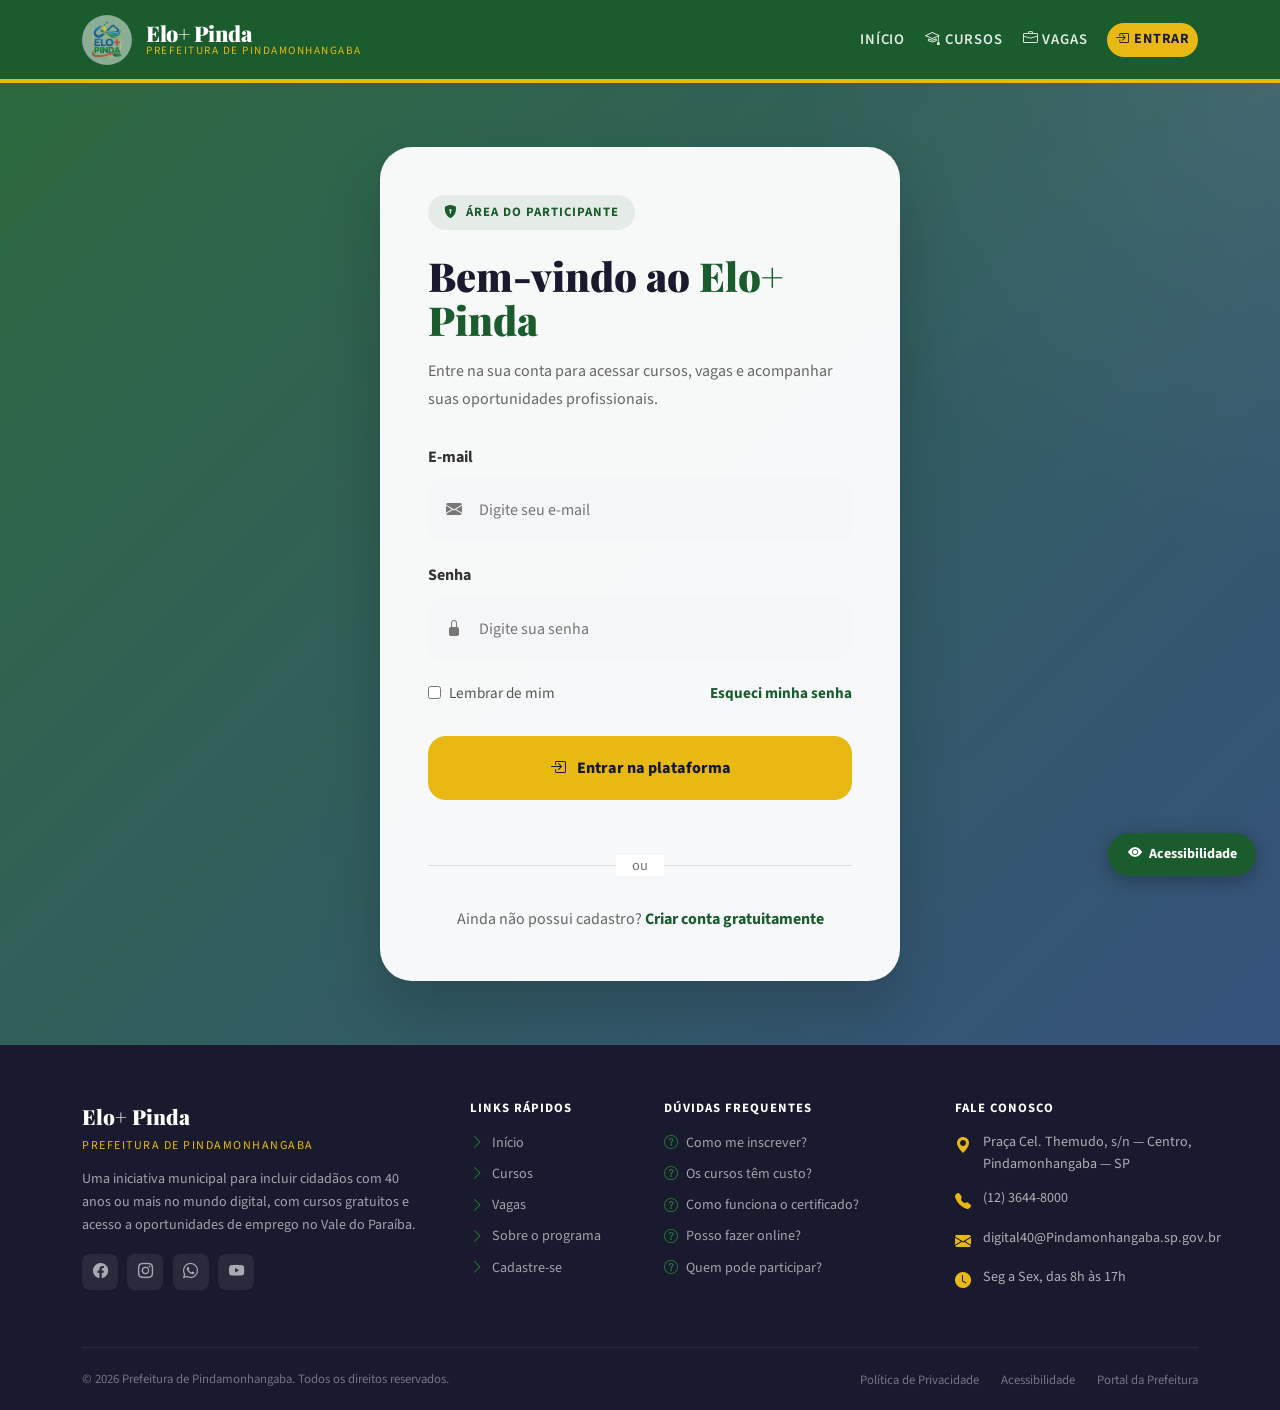
<file: logar.html>
<!DOCTYPE html>
<html lang="pt-BR">

<head>
    <meta charset="UTF-8" />
    <meta name="viewport" content="width=device-width, initial-scale=1.0" />
    <title>Elo+ Pinda | Inclusão Digital em Pindamonhangaba</title>
    <link rel="icon" href="images/logo.png" type="image/png" />

    <!-- Bootstrap 5 CDN -->
    <link href="https://cdn.jsdelivr.net/npm/bootstrap@5.3.3/dist/css/bootstrap.min.css" rel="stylesheet" />
    <!-- Bootstrap Icons -->
    <link href="https://cdn.jsdelivr.net/npm/bootstrap-icons@1.11.3/font/bootstrap-icons.min.css" rel="stylesheet" />
    <!-- Google Fonts -->
    <link
        href="https://fonts.googleapis.com/css2?family=Playfair+Display:wght@700;900&family=Source+Sans+3:wght@400;500;600&display=swap"
        rel="stylesheet" />

    <!-- Custom CSS -->
    <link rel="stylesheet" href="styles/index.css" />
    <link rel="stylesheet" href="styles/logar.css" />
</head>

<body>

    <!-- ══════════════════════════
     NAVBAR
══════════════════════════ -->
    <nav class="navbar navbar-expand-lg navbar-custom sticky-top">
        <div class="container">
            <a class="navbar-brand" href="index.html#inicio">
                <div class="navbar-brand-wrapper">
                    <img class="brand-logo" src="images/logo.png" alt="Logo Elo+ Pinda" />
                    <div class="brand-text">
                        <span class="brand-title">Elo+ Pinda</span>
                        <span class="brand-subtitle">Prefeitura de Pindamonhangaba</span>
                    </div>
                </div>
            </a>

            <button class="navbar-toggler" type="button" data-bs-toggle="collapse" data-bs-target="#navbarMain"
                aria-label="Abrir menu">
                <span class="navbar-toggler-icon"></span>
            </button>

            <div class="collapse navbar-collapse" id="navbarMain">
                <ul class="navbar-nav ms-auto align-items-center gap-1">
                    <li class="nav-item">
                        <a class="nav-link" href="index.html">Início</a>
                    </li>
                    <li class="nav-item">
                        <a class="nav-link" href="cursos.html">
                            <i class="bi bi-mortarboard me-1"></i>Cursos
                        </a>
                    </li>
                    <li class="nav-item">
                        <a class="nav-link" href="vagas.html">
                            <i class="bi bi-briefcase me-1"></i>Vagas
                        </a>
                    </li>
                    <li class="nav-item ms-2">
                        <a class="nav-link btn-nav-cta" href="logar.html">
                            <i class="bi bi-box-arrow-in-right me-1"></i>Entrar
                        </a>
                    </li>
                </ul>
            </div>
        </div>
    </nav>

    <main>



        <section class="login-section">

            <div class="login-card">

                <div class="login-badge">
                    <i class="bi bi-shield-lock-fill"></i>
                    Área do participante
                </div>

                <h1 class="login-title">
                    Bem-vindo ao
                    <span>Elo+ Pinda</span>
                </h1>

                <p class="login-desc">
                    Entre na sua conta para acessar cursos, vagas e acompanhar suas oportunidades profissionais.
                </p>

                <form>

                    <!-- EMAIL -->

                    <div class="login-group">

                        <label class="login-label">
                            E-mail
                        </label>

                        <div class="login-input-wrapper">

                            <i class="bi bi-envelope-fill login-input-icon"></i>

                            <input type="email" class="login-input" placeholder="Digite seu e-mail">

                        </div>

                    </div>

                    <!-- SENHA -->

                    <div class="login-group">

                        <label class="login-label">
                            Senha
                        </label>

                        <div class="login-input-wrapper">

                            <i class="bi bi-lock-fill login-input-icon"></i>

                            <input type="password" class="login-input" placeholder="Digite sua senha">

                        </div>

                    </div>

                    <!-- OPTIONS -->

                    <div class="login-options">

                        <label class="remember-check">

                            <input type="checkbox">

                            Lembrar de mim

                        </label>

                        <a href="#" class="forgot-link">
                            Esqueci minha senha
                        </a>

                    </div>

                    <!-- BTN -->

                    <button class="login-btn">

                        <i class="bi bi-box-arrow-in-right me-2"></i>
                        Entrar na plataforma

                    </button>

                </form>

                <div class="login-divider">
                    <span>ou</span>
                </div>

                <div class="login-register">

                    Ainda não possui cadastro?

                    <a href="#">
                        Criar conta gratuitamente
                    </a>

                </div>

            </div>

        </section>

    </main>

    <!-- ══════════════════════════
     FOOTER
══════════════════════════ -->
    <footer id="contato">
        <div class="container">
            <div class="row g-5">

                <!-- Coluna 1: Marca -->
                <div class="col-lg-4">
                    <div class="footer-brand">Elo+ Pinda</div>
                    <div class="footer-brand-sub">Prefeitura de Pindamonhangaba</div>
                    <p class="footer-desc">
                        Uma iniciativa municipal para incluir cidadãos com 40 anos ou mais
                        no mundo digital, com cursos gratuitos e acesso a oportunidades de
                        emprego no Vale do Paraíba.
                    </p>
                    <div class="mt-3">
                        <a href="#" class="social-icon"><i class="bi bi-facebook"></i></a>
                        <a href="#" class="social-icon"><i class="bi bi-instagram"></i></a>
                        <a href="#" class="social-icon"><i class="bi bi-whatsapp"></i></a>
                        <a href="#" class="social-icon"><i class="bi bi-youtube"></i></a>
                    </div>
                </div>

                <!-- Coluna 2: Links -->
                <div class="col-sm-6 col-lg-2">
                    <h6>Links Rápidos</h6>
                    <a href="index.html#inicio" class="footer-link"><i class="bi bi-chevron-right"></i> Início</a>
                    <a href="cursos.html" class="footer-link"><i class="bi bi-chevron-right"></i> Cursos</a>
                    <a href="vagas.html" class="footer-link"><i class="bi bi-chevron-right"></i> Vagas</a>
                    <a href="index.html#sobre" class="footer-link"><i class="bi bi-chevron-right"></i> Sobre o
                        programa</a>
                    <a href="cadastro.html" class="footer-link"><i class="bi bi-chevron-right"></i> Cadastre-se</a>
                </div>

                <!-- Coluna 3: Dúvidas -->
                <div class="col-sm-6 col-lg-3">
                    <h6>Dúvidas Frequentes</h6>
                    <a href="#" class="footer-link"><i class="bi bi-question-circle"></i> Como me inscrever?</a>
                    <a href="#" class="footer-link"><i class="bi bi-question-circle"></i> Os cursos têm custo?</a>
                    <a href="#" class="footer-link"><i class="bi bi-question-circle"></i> Como funciona o
                        certificado?</a>
                    <a href="#" class="footer-link"><i class="bi bi-question-circle"></i> Posso fazer online?</a>
                    <a href="#" class="footer-link"><i class="bi bi-question-circle"></i> Quem pode participar?</a>
                </div>

                <!-- Coluna 4: Contato -->
                <div class="col-lg-3">
                    <h6>Fale Conosco</h6>
                    <div class="footer-contact-item">
                        <i class="bi bi-geo-alt-fill"></i>
                        <span>Praça Cel. Themudo, s/n — Centro, Pindamonhangaba — SP</span>
                    </div>
                    <div class="footer-contact-item">
                        <i class="bi bi-telephone-fill"></i>
                        <span>(12) 3644-8000</span>
                    </div>
                    <div class="footer-contact-item">
                        <i class="bi bi-envelope-fill"></i>
                        <span>digital40@Pindamonhangaba.sp.gov.br</span>
                    </div>
                    <div class="footer-contact-item">
                        <i class="bi bi-clock-fill"></i>
                        <span>Seg a Sex, das 8h às 17h</span>
                    </div>
                </div>

            </div>

            <!-- Bottom bar -->
            <div class="footer-bottom">
                <div class="d-flex flex-wrap justify-content-between align-items-center gap-2">
                    <p class="footer-bottom-text">
                        © 2026 Prefeitura de Pindamonhangaba. Todos os direitos reservados.
                    </p>
                    <div class="footer-bottom-links">
                        <a href="#">Política de Privacidade</a>
                        <a href="#">Acessibilidade</a>
                        <a href="https://www.Pindamonhangaba.sp.gov.br" target="_blank">Portal da Prefeitura</a>
                    </div>
                </div>
            </div>
        </div>
    </footer>


    <!-- Bootstrap JS -->
    <script src="https://cdn.jsdelivr.net/npm/bootstrap@5.3.3/dist/js/bootstrap.bundle.min.js"></script>

    <!-- Scroll suave -->
    <script src="js/scroll.js"></script>
    <script src="js/acessibilidade.js"></script>

    <!-- Modal de Acessibilidade -->
    <div class="modal fade" id="modalAcessibilidade" tabindex="-1" aria-labelledby="modalAcessibilidadeLabel" aria-hidden="true">
      <div class="modal-dialog modal-dialog-centered modal-lg">
        <div class="modal-content">
          <div class="modal-header">
            <h5 class="modal-title" id="modalAcessibilidadeLabel">Acessibilidade</h5>
            <button type="button" class="btn-close" data-bs-dismiss="modal" aria-label="Fechar"></button>
          </div>
          <div class="modal-body">
            <div id="barra-acessibilidade" role="region" aria-label="Ferramentas de acessibilidade para deficientes visuais">
              <div class="container">
                <div class="d-flex align-items-center flex-wrap gap-2 py-1">
                  <span class="acesso-label d-none d-sm-inline">
                    <i class="bi bi-eye-fill me-1"></i>Acessibilidade:
                  </span>
                  <div class="d-flex align-items-center gap-1" role="group" aria-label="Tamanho da fonte">
                    <span class="acesso-label">Fonte:</span>
                    <button class="acesso-btn" id="btn-fonte-menor" onclick="alterarFonte('menor')" aria-label="Diminuir fonte" aria-pressed="false">A−</button>
                    <button class="acesso-btn ativo" id="btn-fonte-normal" onclick="alterarFonte('normal')" aria-label="Fonte padrão" aria-pressed="true">A</button>
                    <button class="acesso-btn" id="btn-fonte-maior" onclick="alterarFonte('maior')" aria-label="Aumentar fonte" aria-pressed="false">A+</button>
                    <button class="acesso-btn" id="btn-fonte-maxima" onclick="alterarFonte('maxima')" aria-label="Fonte máxima" aria-pressed="false">A++</button>
                  </div>
                  <span class="acesso-divider d-none d-md-inline-block"></span>
                  <div class="d-flex align-items-center gap-1" role="group" aria-label="Opções de visão">
                    <span class="acesso-label d-none d-md-inline">Visão:</span>
                    <button class="acesso-btn" id="btn-contraste" onclick="toggleContraste()" aria-label="Alto contraste" aria-pressed="false">
                      <i class="bi bi-circle-half"></i>
                      <span class="d-none d-sm-inline">Contraste</span>
                    </button>
                    <button class="acesso-btn" id="btn-espaco" onclick="toggleEspaco()" aria-label="Espaçamento de texto" aria-pressed="false">
                      <i class="bi bi-text-paragraph"></i>
                      <span class="d-none d-sm-inline">Espaçamento</span>
                    </button>
                    <button class="acesso-btn" id="btn-foco" onclick="toggleFoco()" aria-label="Destaque de foco para teclado" aria-pressed="false">
                      <i class="bi bi-keyboard"></i>
                      <span class="d-none d-md-inline">Foco</span>
                    </button>
                  </div>
                  <span class="acesso-divider d-none d-md-inline-block"></span>
                  <button class="acesso-btn" id="btn-tts" onclick="togglePainelTTS()" aria-label="Leitura em voz alta" aria-expanded="false" aria-controls="painel-tts">
                    <i class="bi bi-volume-up-fill"></i>
                    <span class="d-none d-sm-inline">Voz</span>
                  </button>
                  <button class="acesso-btn ms-auto" onclick="resetarTudo()" aria-label="Redefinir acessibilidade" title="Redefinir tudo">
                    <i class="bi bi-arrow-counterclockwise"></i>
                    <span class="d-none d-md-inline">Redefinir</span>
                  </button>
                </div>
              </div>
            </div>
          </div>
        </div>
      </div>
    </div>

    <!-- Painel TTS -->
    <div id="painel-tts" role="dialog" aria-modal="true" aria-label="Leitura em voz alta">
      <h6><i class="bi bi-volume-up-fill me-1"></i> Leitura em Voz Alta</h6>
      <p>Ouça o conteúdo da página lido em voz alta.</p>
      <div class="tts-controles">
        <button onclick="ttsLerPagina()" aria-label="Ler toda a página">
          <i class="bi bi-play-fill"></i> Ler página inteira
        </button>
        <button onclick="ttsLerSecao()" aria-label="Ler seção atual">
          <i class="bi bi-skip-forward-fill"></i> Ler seção atual
        </button>
        <button onclick="ttsPausar()" id="btn-pausar" aria-label="Pausar ou retomar leitura">
          <i class="bi bi-pause-fill"></i> Pausar
        </button>
        <button onclick="ttsParar()" aria-label="Parar leitura">
          <i class="bi bi-stop-fill"></i> Parar
        </button>
        <div style="border-top:1px solid #ddd; padding-top:.6rem; margin-top:.2rem;">
          <label for="tts-velocidade" style="font-size:.78rem; color:#555; display:block; margin-bottom:.3rem;">
            Velocidade da voz:
          </label>
          <input type="range" id="tts-velocidade" min="0.5" max="2" step="0.1" value="1" style="width:100%;" aria-label="Velocidade da voz" oninput="ttsAjustarVelocidade(this.value)">
          <div style="display:flex; justify-content:space-between; font-size:.72rem; color:#888;">
            <span>Lento</span><span id="tts-vel-label">1.0×</span><span>Rápido</span>
          </div>
        </div>
        <button onclick="togglePainelTTS()" style="background:#f0f0f0 !important; border-color:#ccc !important; color:#333 !important;" aria-label="Fechar painel">
          <i class="bi bi-x-circle"></i> Fechar
        </button>
      </div>
    </div>

    <!-- Botão flutuante -->
    <button id="btn-flutuante-acesso" type="button" data-bs-toggle="modal" data-bs-target="#modalAcessibilidade" aria-label="Abrir as ferramentas de acessibilidade" title="Acessibilidade">
      <i class="bi bi-eye-fill" aria-hidden="true"></i>
      <span class="d-none d-sm-inline">Acessibilidade</span>
    </button>

    <!-- Anunciador para leitores de tela -->
    <div id="aria-anunciador" role="status" aria-live="polite" aria-atomic="true" style="position:absolute; left:-9999px; width:1px; height:1px; overflow:hidden;"></div>

</body>

</html>

</html>
</file>
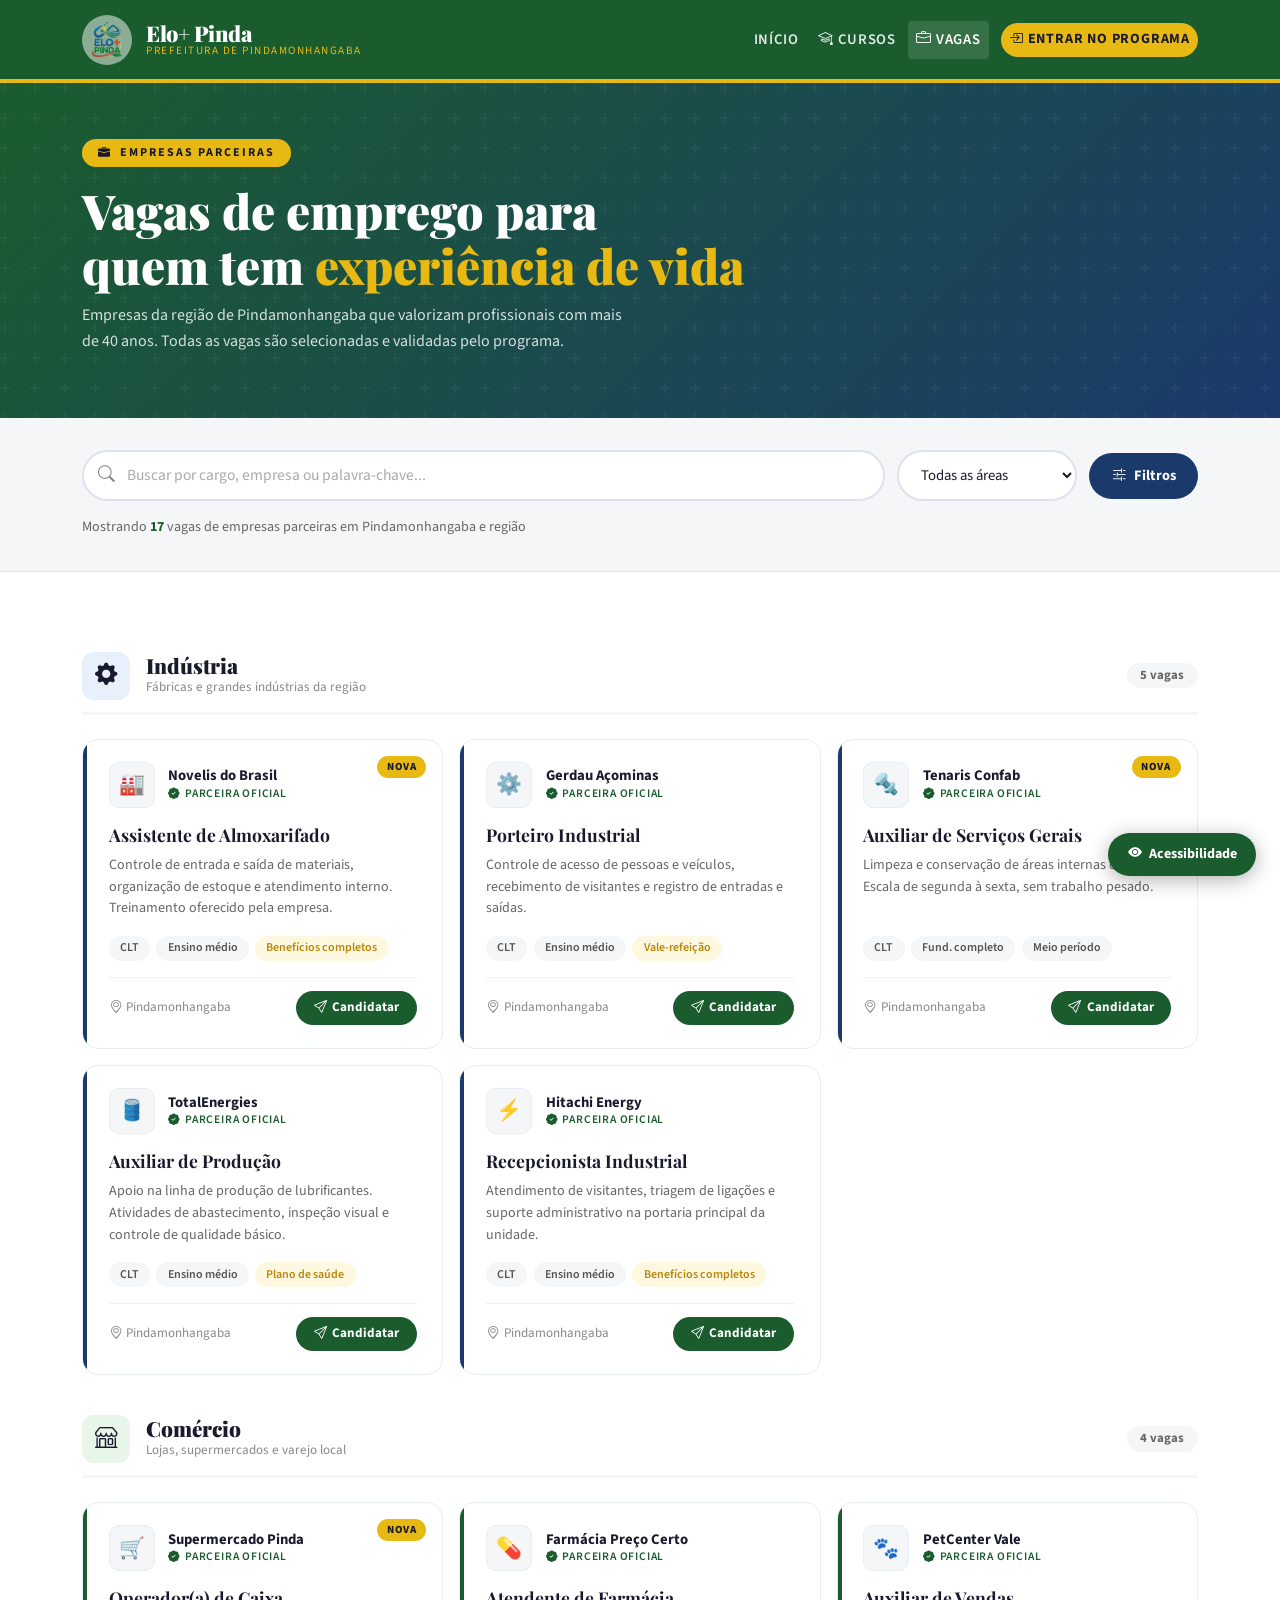
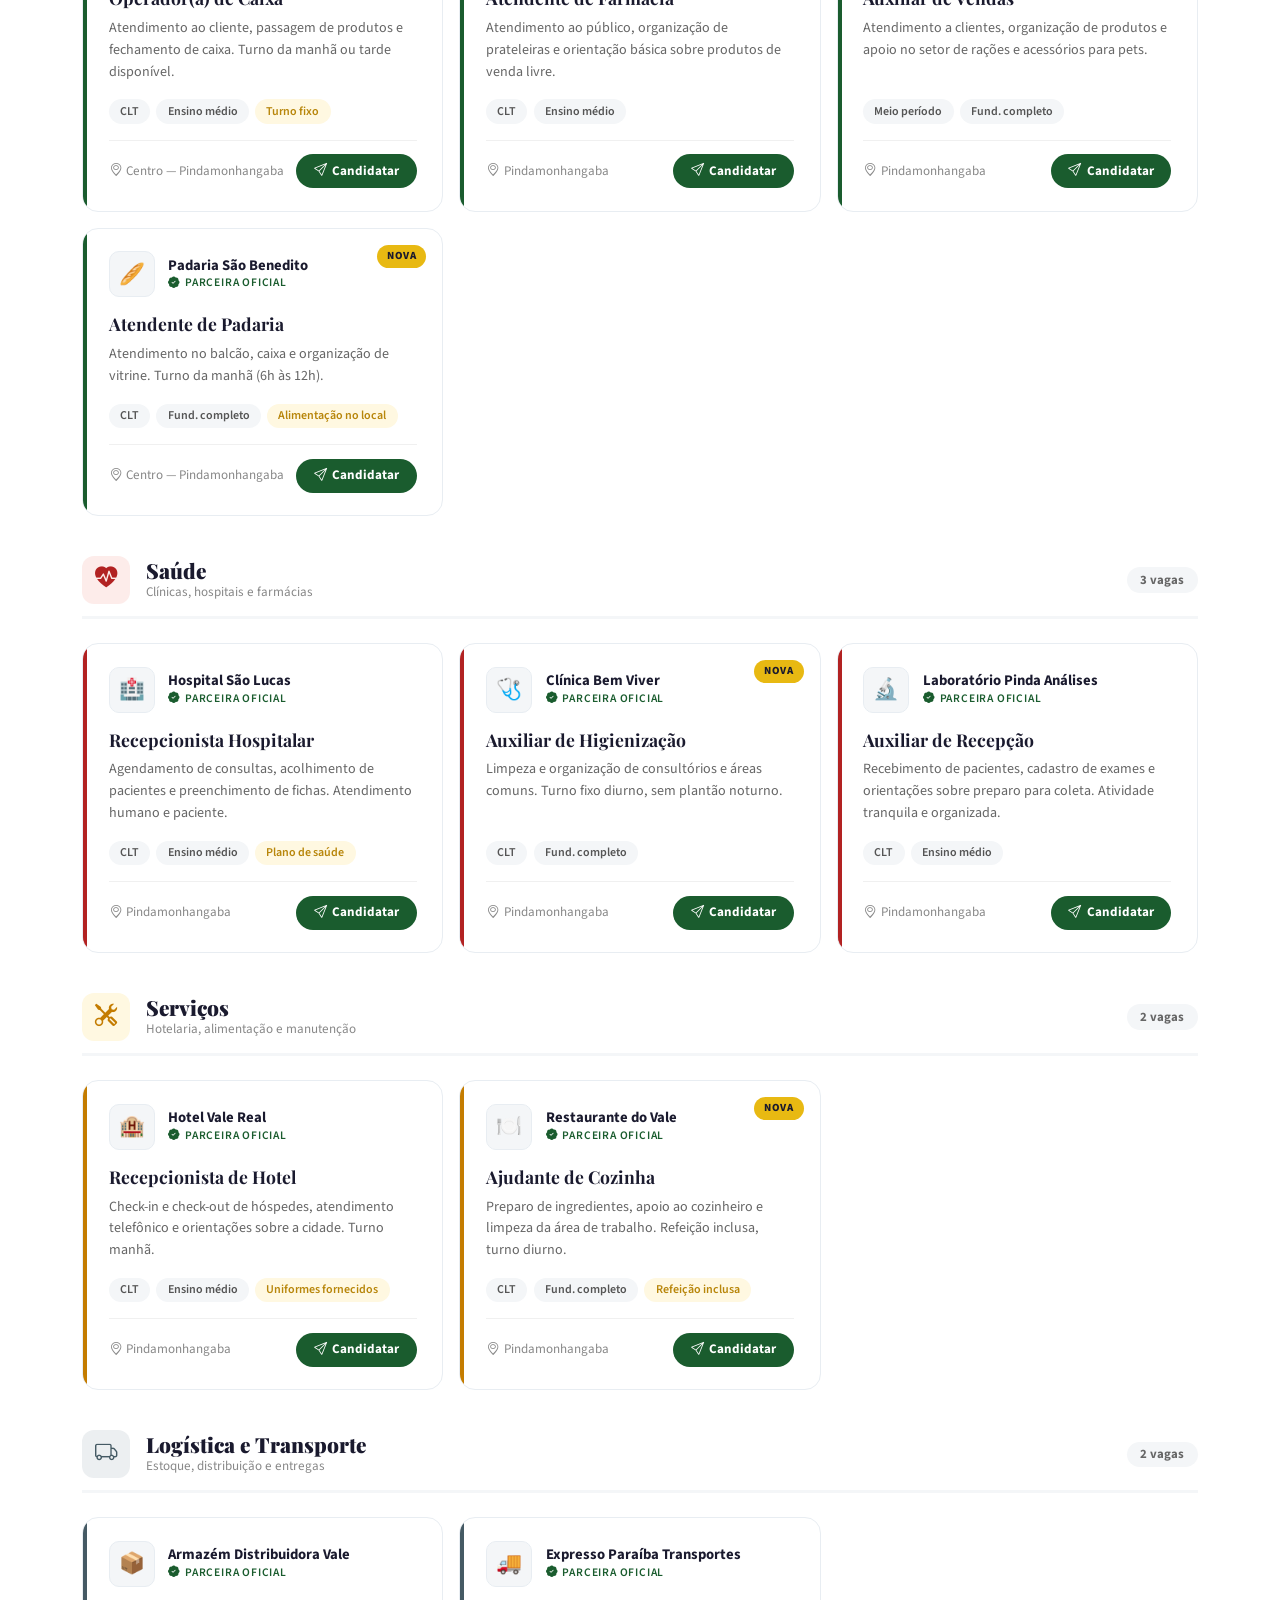
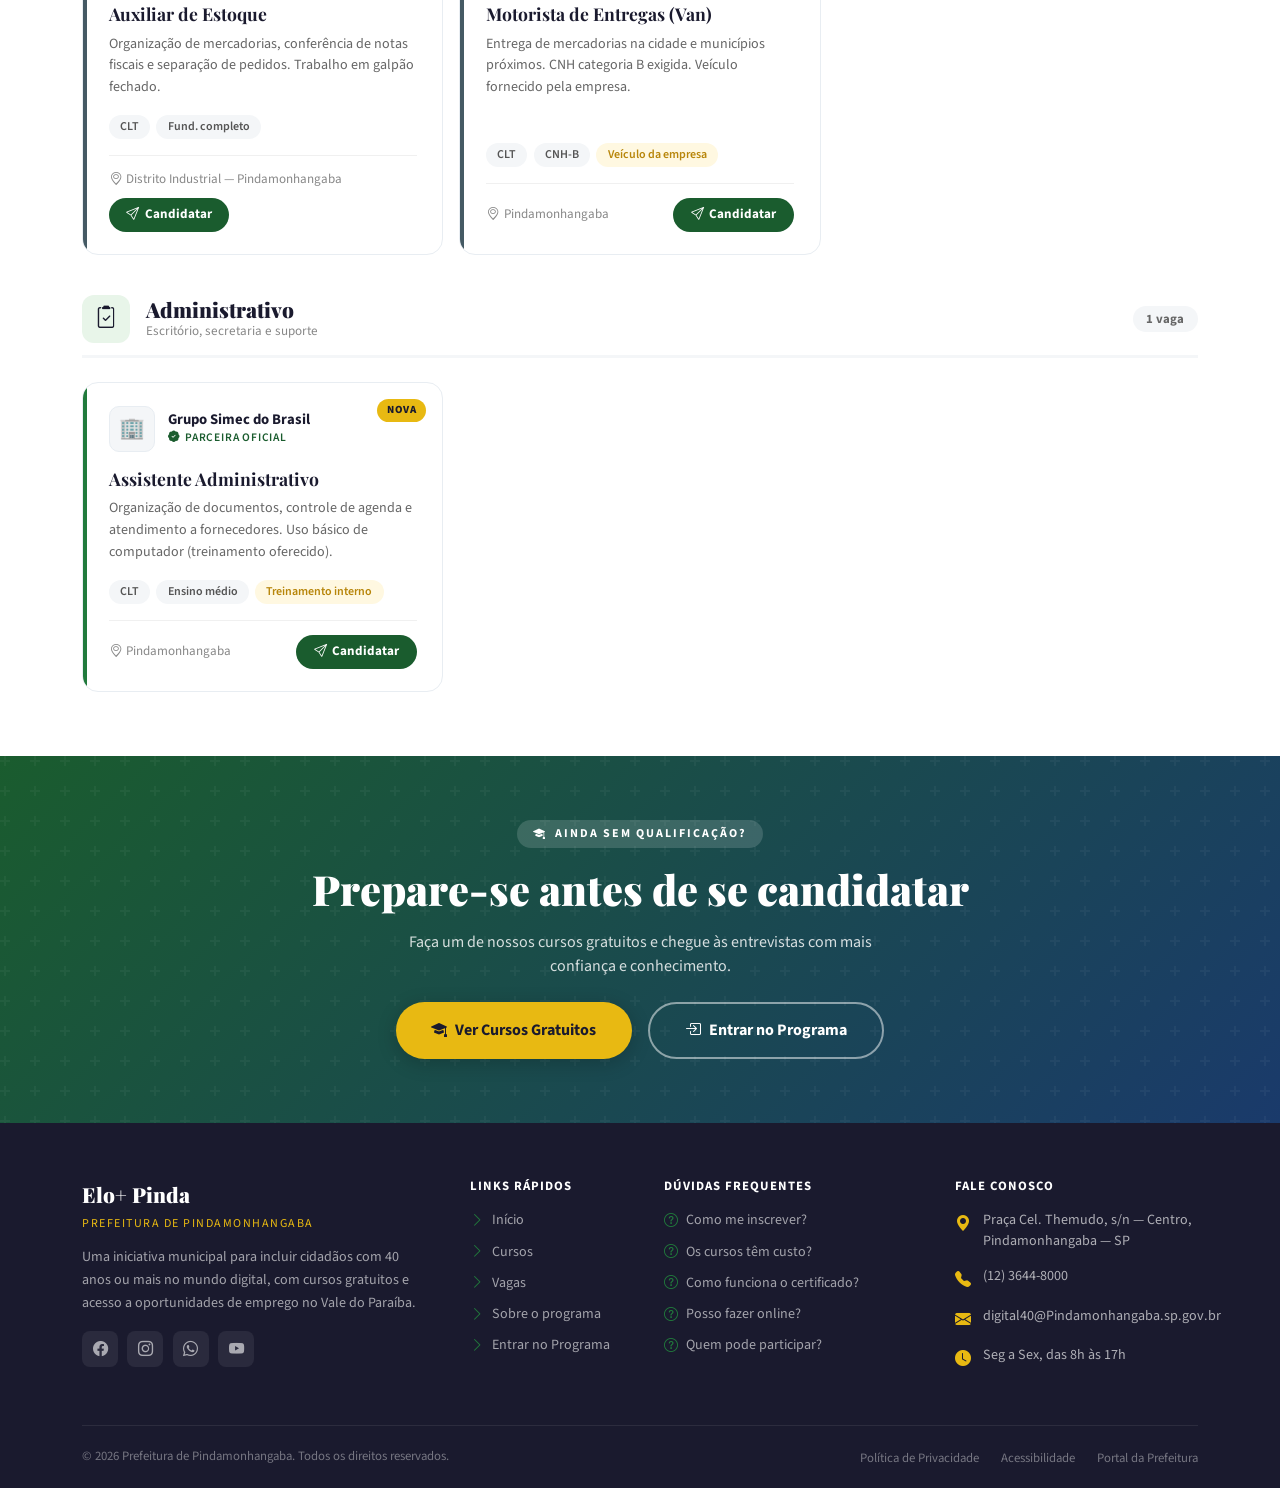
<file: vagas.html>
<!DOCTYPE html>
<html lang="pt-BR">

<head>
    <meta charset="UTF-8" />
    <meta name="viewport" content="width=device-width, initial-scale=1.0" />
    <title>Vagas de Emprego | Elo+ Pinda</title>
    <link rel="icon" href="images/logo.png" type="image/png" />

    <!-- Bootstrap 5 CDN -->
    <link href="https://cdn.jsdelivr.net/npm/bootstrap@5.3.3/dist/css/bootstrap.min.css" rel="stylesheet" />
    <!-- Bootstrap Icons -->
    <link href="https://cdn.jsdelivr.net/npm/bootstrap-icons@1.11.3/font/bootstrap-icons.min.css" rel="stylesheet" />
    <!-- Google Fonts -->
    <link
        href="https://fonts.googleapis.com/css2?family=Playfair+Display:wght@700;900&family=Source+Sans+3:wght@400;500;600&display=swap"
        rel="stylesheet" />

    <link rel="stylesheet" href="styles/index.css">
    <link rel="stylesheet" href="styles/vagas.css" />
</head>

<body>

    <!-- ══════════════════════════
     NAVBAR
══════════════════════════ -->
    <nav class="navbar navbar-expand-lg navbar-custom sticky-top">
        <div class="container">
            <a class="navbar-brand" href="index.html">
                <div class="navbar-brand-wrapper">
                    <img class="brand-logo" src="images/logo.png" alt="Logo Elo+ Pinda" />
                    <div class="brand-text">
                        <span class="brand-title">Elo+ Pinda</span>
                        <span class="brand-subtitle">Prefeitura de Pindamonhangaba</span>
                    </div>
                </div>
            </a>

            <button class="navbar-toggler" type="button" data-bs-toggle="collapse" data-bs-target="#navbarMain"
                aria-label="Abrir menu">
                <span class="navbar-toggler-icon"></span>
            </button>

            <div class="collapse navbar-collapse" id="navbarMain">
                <ul class="navbar-nav ms-auto align-items-center gap-1">
                    <li class="nav-item">
                        <a class="nav-link" href="index.html">Início</a>
                    </li>
                    <li class="nav-item">
                        <a class="nav-link" href="cursos.html">
                            <i class="bi bi-mortarboard me-1"></i>Cursos
                        </a>
                    </li>
                    <li class="nav-item">
                        <a class="nav-link active" href="vagas.html">
                            <i class="bi bi-briefcase me-1"></i>Vagas
                        </a>
                    </li>
                    <li class="nav-item ms-2">
                        <a class="nav-link btn-nav-cta" href="logar.html">
                            <i class="bi bi-box-arrow-in-right me-1"></i>Entrar no Programa
                        </a>
                    </li>
                </ul>
            </div>
        </div>
    </nav>


    <!-- ══════════════════════════
     PAGE HERO
══════════════════════════ -->
    <section class="page-hero">
        <div class="container page-hero-content">
            <span class="page-badge"><i class="bi bi-briefcase-fill me-1"></i> Empresas Parceiras</span>
            <h1 class="page-title">
                Vagas de emprego para<br>quem tem <span>experiência de vida</span>
            </h1>
            <p class="page-desc">
                Empresas da região de Pindamonhangaba que valorizam profissionais com mais de 40 anos.
                Todas as vagas são selecionadas e validadas pelo programa.
            </p>
        </div>
    </section>


    <!-- ══════════════════════════
     BARRA DE BUSCA + FILTROS
══════════════════════════ -->
    <div class="search-section">
        <div class="container">
            <div class="search-wrapper">
                <!-- Campo de busca -->
                <div class="search-input-group">
                    <i class="bi bi-search"></i>
                    <input type="text" id="searchInput" placeholder="Buscar por cargo, empresa ou palavra-chave..."
                        autocomplete="off" />
                </div>

                <!-- Filtro por área -->
                <select class="filter-select" id="areaSelect">
                    <option value="">Todas as áreas</option>
                    <option value="industria">Indústria</option>
                    <option value="comercio">Comércio</option>
                    <option value="saude">Saúde</option>
                    <option value="servicos">Serviços</option>
                    <option value="logistica">Logística</option>
                    <option value="admin">Administrativo</option>
                </select>

                <!-- Botão de filtros extras -->
                <button class="btn-filter-toggle" id="filterToggle" onclick="toggleFilter()">
                    <i class="bi bi-sliders2"></i>
                    Filtros
                    <span class="badge-count" id="filterBadge" style="display:none">0</span>
                </button>
            </div>

            <!-- Painel de filtros extras -->
            <div class="filter-panel" id="filterPanel">
                <div class="row g-3">
                    <div class="col-md-4">
                        <div class="filter-label">Tipo de contrato</div>
                        <div class="filter-chip-group" id="tipoFilter">
                            <span class="filter-chip" data-filter="tipo" data-value="clt"
                                onclick="toggleChip(this)">CLT</span>
                            <span class="filter-chip" data-filter="tipo" data-value="parcial"
                                onclick="toggleChip(this)">Meio período</span>
                            <span class="filter-chip" data-filter="tipo" data-value="pcd"
                                onclick="toggleChip(this)">PcD</span>
                        </div>
                    </div>
                    <div class="col-md-4">
                        <div class="filter-label">Escolaridade</div>
                        <div class="filter-chip-group" id="escFilter">
                            <span class="filter-chip" data-filter="esc" data-value="fundamental"
                                onclick="toggleChip(this)">Fund. completo</span>
                            <span class="filter-chip" data-filter="esc" data-value="medio"
                                onclick="toggleChip(this)">Médio completo</span>
                            <span class="filter-chip" data-filter="esc" data-value="superior"
                                onclick="toggleChip(this)">Superior</span>
                        </div>
                    </div>
                    <div class="col-md-4">
                        <div class="filter-label">Novidades</div>
                        <div class="filter-chip-group">
                            <span class="filter-chip" data-filter="novo" data-value="novo"
                                onclick="toggleChip(this)">Somente novas vagas</span>
                        </div>
                    </div>
                </div>
            </div>

            <!-- Contador de resultados -->
            <div class="results-info" id="resultsInfo">
                Mostrando <strong id="resultsCount">17</strong> vagas de empresas parceiras em Pindamonhangaba e região
            </div>
        </div>
    </div>


    <!-- ══════════════════════════
     VAGAS
══════════════════════════ -->
    <main class="vagas-section" id="vagas">
        <div class="container">

            <!-- Mensagem de nenhum resultado -->
            <div class="no-results" id="noResults">
                <i class="bi bi-search"></i>
                <h5>Nenhuma vaga encontrada</h5>
                <p class="text-muted">Tente outros termos ou remova os filtros aplicados.</p>
            </div>


            <!-- ══ CATEGORIA: INDÚSTRIA ══ -->
            <div class="categoria-bloco" data-categoria="industria">
                <div class="categoria-header">
                    <div class="categoria-icon" style="background:#e8f0fb; color: var(--Pinda-azul);">
                        <i class="bi bi-gear-fill"></i>
                    </div>
                    <div>
                        <h2 class="categoria-titulo">Indústria</h2>
                        <p class="categoria-subtitulo">Fábricas e grandes indústrias da região</p>
                    </div>
                    <span class="categoria-count">5 vagas</span>
                </div>

                <div class="row g-3">

                    <!-- Vaga 1 -->
                    <div class="col-md-6 col-lg-4 vaga-item" data-texto="Novelis Assistente Almoxarifado industria"
                        data-categoria="industria" data-tipo="clt" data-esc="medio" data-novo="true">
                        <div class="vaga-card cat-industria">
                            <span class="badge-novo">Nova</span>
                            <div class="vaga-empresa-row">
                                <div class="empresa-logo">🏭</div>
                                <div>
                                    <div class="empresa-nome">Novelis do Brasil</div>
                                    <div class="empresa-parceira"><i class="bi bi-patch-check-fill me-1"></i>Parceira
                                        oficial</div>
                                </div>
                            </div>
                            <div class="vaga-titulo">Assistente de Almoxarifado</div>
                            <div class="vaga-desc">
                                Controle de entrada e saída de materiais, organização de estoque e atendimento interno.
                                Treinamento oferecido pela empresa.
                            </div>
                            <div class="vaga-tags">
                                <span class="vaga-tag">CLT</span>
                                <span class="vaga-tag">Ensino médio</span>
                                <span class="vaga-tag destaque">Benefícios completos</span>
                            </div>
                            <div class="vaga-footer">
                                <span class="vaga-local"><i class="bi bi-geo-alt"></i> Pindamonhangaba</span>
                                <a href="https://wa.me/5512997018616?text=Olá,%20tenho%20interesse%20em%20me%20candidatar%20à%20vaga."
                                    target="_blank" class="btn-candidatar"><i class="bi bi-send"></i> Candidatar</a>
                            </div>
                        </div>
                    </div>

                    <!-- Vaga 2 -->
                    <div class="col-md-6 col-lg-4 vaga-item" data-texto="Gerdau Porteiro Vigilância Industria"
                        data-categoria="industria" data-tipo="clt" data-esc="medio" data-novo="false">
                        <div class="vaga-card cat-industria">
                            <div class="vaga-empresa-row">
                                <div class="empresa-logo">⚙️</div>
                                <div>
                                    <div class="empresa-nome">Gerdau Açominas</div>
                                    <div class="empresa-parceira"><i class="bi bi-patch-check-fill me-1"></i>Parceira
                                        oficial</div>
                                </div>
                            </div>
                            <div class="vaga-titulo">Porteiro Industrial</div>
                            <div class="vaga-desc">
                                Controle de acesso de pessoas e veículos, recebimento de visitantes e registro de
                                entradas e saídas.
                            </div>
                            <div class="vaga-tags">
                                <span class="vaga-tag">CLT</span>
                                <span class="vaga-tag">Ensino médio</span>
                                <span class="vaga-tag destaque">Vale-refeição</span>
                            </div>
                            <div class="vaga-footer">
                                <span class="vaga-local"><i class="bi bi-geo-alt"></i> Pindamonhangaba</span>
                                <a href="https://wa.me/5512997018616?text=Olá,%20tenho%20interesse%20em%20me%20candidatar%20à%20vaga."
                                    target="_blank" class="btn-candidatar"><i class="bi bi-send"></i> Candidatar</a>
                            </div>
                        </div>
                    </div>

                    <!-- Vaga 3 -->
                    <div class="col-md-6 col-lg-4 vaga-item"
                        data-texto="Tenaris Confab auxiliar serviços gerais limpeza industria"
                        data-categoria="industria" data-tipo="clt" data-esc="fundamental" data-novo="true">
                        <div class="vaga-card cat-industria">
                            <span class="badge-novo">Nova</span>
                            <div class="vaga-empresa-row">
                                <div class="empresa-logo">🔩</div>
                                <div>
                                    <div class="empresa-nome">Tenaris Confab</div>
                                    <div class="empresa-parceira"><i class="bi bi-patch-check-fill me-1"></i>Parceira
                                        oficial</div>
                                </div>
                            </div>
                            <div class="vaga-titulo">Auxiliar de Serviços Gerais</div>
                            <div class="vaga-desc">
                                Limpeza e conservação de áreas internas da fábrica. Escala de segunda à sexta, sem
                                trabalho pesado.
                            </div>
                            <div class="vaga-tags">
                                <span class="vaga-tag">CLT</span>
                                <span class="vaga-tag">Fund. completo</span>
                                <span class="vaga-tag">Meio período</span>
                            </div>
                            <div class="vaga-footer">
                                <span class="vaga-local"><i class="bi bi-geo-alt"></i> Pindamonhangaba</span>
                                <a href="https://wa.me/5512997018616?text=Olá,%20tenho%20interesse%20em%20me%20candidatar%20à%20vaga."
                                    target="_blank" class="btn-candidatar"><i class="bi bi-send"></i> Candidatar</a>
                            </div>
                        </div>
                    </div>

                    <!-- Vaga 4 -->
                    <div class="col-md-6 col-lg-4 vaga-item"
                        data-texto="TotalEnergies Lubrificantes auxiliar producao industria" data-categoria="industria"
                        data-tipo="clt" data-esc="medio" data-novo="false">
                        <div class="vaga-card cat-industria">
                            <div class="vaga-empresa-row">
                                <div class="empresa-logo">🛢️</div>
                                <div>
                                    <div class="empresa-nome">TotalEnergies</div>
                                    <div class="empresa-parceira"><i class="bi bi-patch-check-fill me-1"></i>Parceira
                                        oficial</div>
                                </div>
                            </div>
                            <div class="vaga-titulo">Auxiliar de Produção</div>
                            <div class="vaga-desc">
                                Apoio na linha de produção de lubrificantes. Atividades de abastecimento, inspeção
                                visual e controle de qualidade básico.
                            </div>
                            <div class="vaga-tags">
                                <span class="vaga-tag">CLT</span>
                                <span class="vaga-tag">Ensino médio</span>
                                <span class="vaga-tag destaque">Plano de saúde</span>
                            </div>
                            <div class="vaga-footer">
                                <span class="vaga-local"><i class="bi bi-geo-alt"></i> Pindamonhangaba</span>
                                <a href="https://wa.me/5512997018616?text=Olá,%20tenho%20interesse%20em%20me%20candidatar%20à%20vaga."
                                    target="_blank" class="btn-candidatar"><i class="bi bi-send"></i> Candidatar</a>
                            </div>
                        </div>
                    </div>

                    <!-- Vaga 5 -->
                    <div class="col-md-6 col-lg-4 vaga-item" data-texto="Hitachi Energy recepcionista industria"
                        data-categoria="industria" data-tipo="clt" data-esc="medio" data-novo="false">
                        <div class="vaga-card cat-industria">
                            <div class="vaga-empresa-row">
                                <div class="empresa-logo">⚡</div>
                                <div>
                                    <div class="empresa-nome">Hitachi Energy</div>
                                    <div class="empresa-parceira"><i class="bi bi-patch-check-fill me-1"></i>Parceira
                                        oficial</div>
                                </div>
                            </div>
                            <div class="vaga-titulo">Recepcionista Industrial</div>
                            <div class="vaga-desc">
                                Atendimento de visitantes, triagem de ligações e suporte administrativo na portaria
                                principal da unidade.
                            </div>
                            <div class="vaga-tags">
                                <span class="vaga-tag">CLT</span>
                                <span class="vaga-tag">Ensino médio</span>
                                <span class="vaga-tag destaque">Benefícios completos</span>
                            </div>
                            <div class="vaga-footer">
                                <span class="vaga-local"><i class="bi bi-geo-alt"></i> Pindamonhangaba</span>
                                <a href="https://wa.me/5512997018616?text=Olá,%20tenho%20interesse%20em%20me%20candidatar%20à%20vaga."
                                    target="_blank" class="btn-candidatar"><i class="bi bi-send"></i> Candidatar</a>
                            </div>
                        </div>
                    </div>

                </div>
            </div><!-- /industria -->


            <!-- ══ CATEGORIA: COMÉRCIO ══ -->
            <div class="categoria-bloco" data-categoria="comercio">
                <div class="categoria-header">
                    <div class="categoria-icon" style="background:#e8f5e9; color: var(--Pinda-verde);">
                        <i class="bi bi-shop"></i>
                    </div>
                    <div>
                        <h2 class="categoria-titulo">Comércio</h2>
                        <p class="categoria-subtitulo">Lojas, supermercados e varejo local</p>
                    </div>
                    <span class="categoria-count">4 vagas</span>
                </div>

                <div class="row g-3">

                    <!-- Vaga 6 -->
                    <div class="col-md-6 col-lg-4 vaga-item" data-texto="Supermercado Roldão Atendente Caixa comercio"
                        data-categoria="comercio" data-tipo="clt" data-esc="medio" data-novo="true">
                        <div class="vaga-card cat-comercio">
                            <span class="badge-novo">Nova</span>
                            <div class="vaga-empresa-row">
                                <div class="empresa-logo">🛒</div>
                                <div>
                                    <div class="empresa-nome">Supermercado Pinda</div>
                                    <div class="empresa-parceira"><i class="bi bi-patch-check-fill me-1"></i>Parceira
                                        oficial</div>
                                </div>
                            </div>
                            <div class="vaga-titulo">Operador(a) de Caixa</div>
                            <div class="vaga-desc">
                                Atendimento ao cliente, passagem de produtos e fechamento de caixa. Turno da manhã ou
                                tarde disponível.
                            </div>
                            <div class="vaga-tags">
                                <span class="vaga-tag">CLT</span>
                                <span class="vaga-tag">Ensino médio</span>
                                <span class="vaga-tag destaque">Turno fixo</span>
                            </div>
                            <div class="vaga-footer">
                                <span class="vaga-local"><i class="bi bi-geo-alt"></i> Centro — Pindamonhangaba</span>
                                <a href="https://wa.me/5512997018616?text=Olá,%20tenho%20interesse%20em%20me%20candidatar%20à%20vaga."
                                    target="_blank" class="btn-candidatar"><i class="bi bi-send"></i> Candidatar</a>
                            </div>
                        </div>
                    </div>

                    <!-- Vaga 7 -->
                    <div class="col-md-6 col-lg-4 vaga-item"
                        data-texto="Farmácia Drogaria Atendente balconista comercio" data-categoria="comercio"
                        data-tipo="clt" data-esc="medio" data-novo="false">
                        <div class="vaga-card cat-comercio">
                            <div class="vaga-empresa-row">
                                <div class="empresa-logo">💊</div>
                                <div>
                                    <div class="empresa-nome">Farmácia Preço Certo</div>
                                    <div class="empresa-parceira"><i class="bi bi-patch-check-fill me-1"></i>Parceira
                                        oficial</div>
                                </div>
                            </div>
                            <div class="vaga-titulo">Atendente de Farmácia</div>
                            <div class="vaga-desc">
                                Atendimento ao público, organização de prateleiras e orientação básica sobre produtos de
                                venda livre.
                            </div>
                            <div class="vaga-tags">
                                <span class="vaga-tag">CLT</span>
                                <span class="vaga-tag">Ensino médio</span>
                            </div>
                            <div class="vaga-footer">
                                <span class="vaga-local"><i class="bi bi-geo-alt"></i> Pindamonhangaba</span>
                                <a href="https://wa.me/5512997018616?text=Olá,%20tenho%20interesse%20em%20me%20candidatar%20à%20vaga."
                                    target="_blank" class="btn-candidatar"><i class="bi bi-send"></i> Candidatar</a>
                            </div>
                        </div>
                    </div>

                    <!-- Vaga 8 -->
                    <div class="col-md-6 col-lg-4 vaga-item" data-texto="Pet Shop Auxiliar vendedor comercio"
                        data-categoria="comercio" data-tipo="parcial" data-esc="fundamental" data-novo="false">
                        <div class="vaga-card cat-comercio">
                            <div class="vaga-empresa-row">
                                <div class="empresa-logo">🐾</div>
                                <div>
                                    <div class="empresa-nome">PetCenter Vale</div>
                                    <div class="empresa-parceira"><i class="bi bi-patch-check-fill me-1"></i>Parceira
                                        oficial</div>
                                </div>
                            </div>
                            <div class="vaga-titulo">Auxiliar de Vendas</div>
                            <div class="vaga-desc">
                                Atendimento a clientes, organização de produtos e apoio no setor de rações e acessórios
                                para pets.
                            </div>
                            <div class="vaga-tags">
                                <span class="vaga-tag">Meio período</span>
                                <span class="vaga-tag">Fund. completo</span>
                            </div>
                            <div class="vaga-footer">
                                <span class="vaga-local"><i class="bi bi-geo-alt"></i> Pindamonhangaba</span>
                                <a href="https://wa.me/5512997018616?text=Olá,%20tenho%20interesse%20em%20me%20candidatar%20à%20vaga."
                                    target="_blank" class="btn-candidatar"><i class="bi bi-send"></i> Candidatar</a>
                            </div>
                        </div>
                    </div>

                    <!-- Vaga 9 -->
                    <div class="col-md-6 col-lg-4 vaga-item" data-texto="Padaria confeitaria atendente comercio"
                        data-categoria="comercio" data-tipo="clt" data-esc="fundamental" data-novo="true">
                        <div class="vaga-card cat-comercio">
                            <span class="badge-novo">Nova</span>
                            <div class="vaga-empresa-row">
                                <div class="empresa-logo">🥖</div>
                                <div>
                                    <div class="empresa-nome">Padaria São Benedito</div>
                                    <div class="empresa-parceira"><i class="bi bi-patch-check-fill me-1"></i>Parceira
                                        oficial</div>
                                </div>
                            </div>
                            <div class="vaga-titulo">Atendente de Padaria</div>
                            <div class="vaga-desc">
                                Atendimento no balcão, caixa e organização de vitrine. Turno da manhã (6h às 12h).
                            </div>
                            <div class="vaga-tags">
                                <span class="vaga-tag">CLT</span>
                                <span class="vaga-tag">Fund. completo</span>
                                <span class="vaga-tag destaque">Alimentação no local</span>
                            </div>
                            <div class="vaga-footer">
                                <span class="vaga-local"><i class="bi bi-geo-alt"></i> Centro — Pindamonhangaba</span>
                                <a href="https://wa.me/5512997018616?text=Olá,%20tenho%20interesse%20em%20me%20candidatar%20à%20vaga."
                                    target="_blank" class="btn-candidatar"><i class="bi bi-send"></i> Candidatar</a>
                            </div>
                        </div>
                    </div>

                </div>
            </div><!-- /comercio -->


            <!-- ══ CATEGORIA: SAÚDE ══ -->
            <div class="categoria-bloco" data-categoria="saude">
                <div class="categoria-header">
                    <div class="categoria-icon" style="background:#fdecea; color: #b22222;">
                        <i class="bi bi-heart-pulse-fill"></i>
                    </div>
                    <div>
                        <h2 class="categoria-titulo">Saúde</h2>
                        <p class="categoria-subtitulo">Clínicas, hospitais e farmácias</p>
                    </div>
                    <span class="categoria-count">3 vagas</span>
                </div>

                <div class="row g-3">

                    <!-- Vaga 10 -->
                    <div class="col-md-6 col-lg-4 vaga-item" data-texto="Hospital recepcionista saude atendimento"
                        data-categoria="saude" data-tipo="clt" data-esc="medio" data-novo="false">
                        <div class="vaga-card cat-saude">
                            <div class="vaga-empresa-row">
                                <div class="empresa-logo">🏥</div>
                                <div>
                                    <div class="empresa-nome">Hospital São Lucas</div>
                                    <div class="empresa-parceira"><i class="bi bi-patch-check-fill me-1"></i>Parceira
                                        oficial</div>
                                </div>
                            </div>
                            <div class="vaga-titulo">Recepcionista Hospitalar</div>
                            <div class="vaga-desc">
                                Agendamento de consultas, acolhimento de pacientes e preenchimento de fichas.
                                Atendimento humano e paciente.
                            </div>
                            <div class="vaga-tags">
                                <span class="vaga-tag">CLT</span>
                                <span class="vaga-tag">Ensino médio</span>
                                <span class="vaga-tag destaque">Plano de saúde</span>
                            </div>
                            <div class="vaga-footer">
                                <span class="vaga-local"><i class="bi bi-geo-alt"></i> Pindamonhangaba</span>
                                <a href="https://wa.me/5512997018616?text=Olá,%20tenho%20interesse%20em%20me%20candidatar%20à%20vaga."
                                    target="_blank" class="btn-candidatar"><i class="bi bi-send"></i> Candidatar</a>
                            </div>
                        </div>
                    </div>

                    <!-- Vaga 11 -->
                    <div class="col-md-6 col-lg-4 vaga-item" data-texto="Clinica auxiliar limpeza higienizacao saude"
                        data-categoria="saude" data-tipo="clt" data-esc="fundamental" data-novo="true">
                        <div class="vaga-card cat-saude">
                            <span class="badge-novo">Nova</span>
                            <div class="vaga-empresa-row">
                                <div class="empresa-logo">🩺</div>
                                <div>
                                    <div class="empresa-nome">Clínica Bem Viver</div>
                                    <div class="empresa-parceira"><i class="bi bi-patch-check-fill me-1"></i>Parceira
                                        oficial</div>
                                </div>
                            </div>
                            <div class="vaga-titulo">Auxiliar de Higienização</div>
                            <div class="vaga-desc">
                                Limpeza e organização de consultórios e áreas comuns. Turno fixo diurno, sem plantão
                                noturno.
                            </div>
                            <div class="vaga-tags">
                                <span class="vaga-tag">CLT</span>
                                <span class="vaga-tag">Fund. completo</span>
                            </div>
                            <div class="vaga-footer">
                                <span class="vaga-local"><i class="bi bi-geo-alt"></i> Pindamonhangaba</span>
                                <a href="https://wa.me/5512997018616?text=Olá,%20tenho%20interesse%20em%20me%20candidatar%20à%20vaga."
                                    target="_blank" class="btn-candidatar"><i class="bi bi-send"></i> Candidatar</a>
                            </div>
                        </div>
                    </div>

                    <!-- Vaga 12 -->
                    <div class="col-md-6 col-lg-4 vaga-item" data-texto="laboratorio coleta sangue saude auxiliar"
                        data-categoria="saude" data-tipo="clt" data-esc="medio" data-novo="false">
                        <div class="vaga-card cat-saude">
                            <div class="vaga-empresa-row">
                                <div class="empresa-logo">🔬</div>
                                <div>
                                    <div class="empresa-nome">Laboratório Pinda Análises</div>
                                    <div class="empresa-parceira"><i class="bi bi-patch-check-fill me-1"></i>Parceira
                                        oficial</div>
                                </div>
                            </div>
                            <div class="vaga-titulo">Auxiliar de Recepção</div>
                            <div class="vaga-desc">
                                Recebimento de pacientes, cadastro de exames e orientações sobre preparo para coleta.
                                Atividade tranquila e organizada.
                            </div>
                            <div class="vaga-tags">
                                <span class="vaga-tag">CLT</span>
                                <span class="vaga-tag">Ensino médio</span>
                            </div>
                            <div class="vaga-footer">
                                <span class="vaga-local"><i class="bi bi-geo-alt"></i> Pindamonhangaba</span>
                                <a href="https://wa.me/5512997018616?text=Olá,%20tenho%20interesse%20em%20me%20candidatar%20à%20vaga."
                                    target="_blank" class="btn-candidatar"><i class="bi bi-send"></i> Candidatar</a>
                            </div>
                        </div>
                    </div>

                </div>
            </div><!-- /saude -->


            <!-- ══ CATEGORIA: SERVIÇOS ══ -->
            <div class="categoria-bloco" data-categoria="servicos">
                <div class="categoria-header">
                    <div class="categoria-icon" style="background:#fff8e1; color: #c47c00;">
                        <i class="bi bi-tools"></i>
                    </div>
                    <div>
                        <h2 class="categoria-titulo">Serviços</h2>
                        <p class="categoria-subtitulo">Hotelaria, alimentação e manutenção</p>
                    </div>
                    <span class="categoria-count">2 vagas</span>
                </div>

                <div class="row g-3">

                    <!-- Vaga 13 -->
                    <div class="col-md-6 col-lg-4 vaga-item" data-texto="Hotel recepcionista hospedagem servicos"
                        data-categoria="servicos" data-tipo="clt" data-esc="medio" data-novo="false">
                        <div class="vaga-card cat-servicos">
                            <div class="vaga-empresa-row">
                                <div class="empresa-logo">🏨</div>
                                <div>
                                    <div class="empresa-nome">Hotel Vale Real</div>
                                    <div class="empresa-parceira"><i class="bi bi-patch-check-fill me-1"></i>Parceira
                                        oficial</div>
                                </div>
                            </div>
                            <div class="vaga-titulo">Recepcionista de Hotel</div>
                            <div class="vaga-desc">
                                Check-in e check-out de hóspedes, atendimento telefônico e orientações sobre a cidade.
                                Turno manhã.
                            </div>
                            <div class="vaga-tags">
                                <span class="vaga-tag">CLT</span>
                                <span class="vaga-tag">Ensino médio</span>
                                <span class="vaga-tag destaque">Uniformes fornecidos</span>
                            </div>
                            <div class="vaga-footer">
                                <span class="vaga-local"><i class="bi bi-geo-alt"></i> Pindamonhangaba</span>
                                <a href="https://wa.me/5512997018616?text=Olá,%20tenho%20interesse%20em%20me%20candidatar%20à%20vaga."
                                    target="_blank" class="btn-candidatar"><i class="bi bi-send"></i> Candidatar</a>
                            </div>
                        </div>
                    </div>

                    <!-- Vaga 14 -->
                    <div class="col-md-6 col-lg-4 vaga-item"
                        data-texto="Restaurante cozinheiro ajudante cozinha servicos" data-categoria="servicos"
                        data-tipo="clt" data-esc="fundamental" data-novo="true">
                        <div class="vaga-card cat-servicos">
                            <span class="badge-novo">Nova</span>
                            <div class="vaga-empresa-row">
                                <div class="empresa-logo">🍽️</div>
                                <div>
                                    <div class="empresa-nome">Restaurante do Vale</div>
                                    <div class="empresa-parceira"><i class="bi bi-patch-check-fill me-1"></i>Parceira
                                        oficial</div>
                                </div>
                            </div>
                            <div class="vaga-titulo">Ajudante de Cozinha</div>
                            <div class="vaga-desc">
                                Preparo de ingredientes, apoio ao cozinheiro e limpeza da área de trabalho. Refeição
                                inclusa, turno diurno.
                            </div>
                            <div class="vaga-tags">
                                <span class="vaga-tag">CLT</span>
                                <span class="vaga-tag">Fund. completo</span>
                                <span class="vaga-tag destaque">Refeição inclusa</span>
                            </div>
                            <div class="vaga-footer">
                                <span class="vaga-local"><i class="bi bi-geo-alt"></i> Pindamonhangaba</span>
                                <a href="https://wa.me/5512997018616?text=Olá,%20tenho%20interesse%20em%20me%20candidatar%20à%20vaga."
                                    target="_blank" class="btn-candidatar"><i class="bi bi-send"></i> Candidatar</a>
                            </div>
                        </div>
                    </div>

                </div>
            </div><!-- /servicos -->


            <!-- ══ CATEGORIA: LOGÍSTICA ══ -->
            <div class="categoria-bloco" data-categoria="logistica">
                <div class="categoria-header">
                    <div class="categoria-icon" style="background:#eceff1; color: #455a64;">
                        <i class="bi bi-truck"></i>
                    </div>
                    <div>
                        <h2 class="categoria-titulo">Logística e Transporte</h2>
                        <p class="categoria-subtitulo">Estoque, distribuição e entregas</p>
                    </div>
                    <span class="categoria-count">2 vagas</span>
                </div>

                <div class="row g-3">

                    <!-- Vaga 15 -->
                    <div class="col-md-6 col-lg-4 vaga-item" data-texto="Logistica auxiliar estoque deposito logistica"
                        data-categoria="logistica" data-tipo="clt" data-esc="fundamental" data-novo="false">
                        <div class="vaga-card cat-logistica">
                            <div class="vaga-empresa-row">
                                <div class="empresa-logo">📦</div>
                                <div>
                                    <div class="empresa-nome">Armazém Distribuidora Vale</div>
                                    <div class="empresa-parceira"><i class="bi bi-patch-check-fill me-1"></i>Parceira
                                        oficial</div>
                                </div>
                            </div>
                            <div class="vaga-titulo">Auxiliar de Estoque</div>
                            <div class="vaga-desc">
                                Organização de mercadorias, conferência de notas fiscais e separação de pedidos.
                                Trabalho em galpão fechado.
                            </div>
                            <div class="vaga-tags">
                                <span class="vaga-tag">CLT</span>
                                <span class="vaga-tag">Fund. completo</span>
                            </div>
                            <div class="vaga-footer">
                                <span class="vaga-local"><i class="bi bi-geo-alt"></i> Distrito Industrial —
                                    Pindamonhangaba</span>
                                <a href="https://wa.me/5512997018616?text=Olá,%20tenho%20interesse%20em%20me%20candidatar%20à%20vaga."
                                    target="_blank" class="btn-candidatar"><i class="bi bi-send"></i> Candidatar</a>
                            </div>
                        </div>
                    </div>

                    <!-- Vaga 16 -->
                    <div class="col-md-6 col-lg-4 vaga-item" data-texto="Motorista entrega van transporte logistica"
                        data-categoria="logistica" data-tipo="clt" data-esc="medio" data-novo="false">
                        <div class="vaga-card cat-logistica">
                            <div class="vaga-empresa-row">
                                <div class="empresa-logo">🚚</div>
                                <div>
                                    <div class="empresa-nome">Expresso Paraíba Transportes</div>
                                    <div class="empresa-parceira"><i class="bi bi-patch-check-fill me-1"></i>Parceira
                                        oficial</div>
                                </div>
                            </div>
                            <div class="vaga-titulo">Motorista de Entregas (Van)</div>
                            <div class="vaga-desc">
                                Entrega de mercadorias na cidade e municípios próximos. CNH categoria B exigida. Veículo
                                fornecido pela empresa.
                            </div>
                            <div class="vaga-tags">
                                <span class="vaga-tag">CLT</span>
                                <span class="vaga-tag">CNH-B</span>
                                <span class="vaga-tag destaque">Veículo da empresa</span>
                            </div>
                            <div class="vaga-footer">
                                <span class="vaga-local"><i class="bi bi-geo-alt"></i> Pindamonhangaba</span>
                                <a href="https://wa.me/5512997018616?text=Olá,%20tenho%20interesse%20em%20me%20candidatar%20à%20vaga."
                                    target="_blank" class="btn-candidatar"><i class="bi bi-send"></i> Candidatar</a>
                            </div>
                        </div>
                    </div>

                </div>
            </div><!-- /logistica -->


            <!-- ══ CATEGORIA: ADMINISTRATIVO ══ -->
            <div class="categoria-bloco" data-categoria="admin">
                <div class="categoria-header">
                    <div class="categoria-icon" style="background:#e8f5e9; color: var(--Pinda-verde-claro);">
                        <i class="bi bi-clipboard2-check"></i>
                    </div>
                    <div>
                        <h2 class="categoria-titulo">Administrativo</h2>
                        <p class="categoria-subtitulo">Escritório, secretaria e suporte</p>
                    </div>
                    <span class="categoria-count">1 vaga</span>
                </div>

                <div class="row g-3">

                    <!-- Vaga 17 -->
                    <div class="col-md-6 col-lg-4 vaga-item"
                        data-texto="Assistente administrativo secretaria escritorio admin" data-categoria="admin"
                        data-tipo="clt" data-esc="medio" data-novo="true">
                        <div class="vaga-card cat-admin">
                            <span class="badge-novo">Nova</span>
                            <div class="vaga-empresa-row">
                                <div class="empresa-logo">🏢</div>
                                <div>
                                    <div class="empresa-nome">Grupo Simec do Brasil</div>
                                    <div class="empresa-parceira"><i class="bi bi-patch-check-fill me-1"></i>Parceira
                                        oficial</div>
                                </div>
                            </div>
                            <div class="vaga-titulo">Assistente Administrativo</div>
                            <div class="vaga-desc">
                                Organização de documentos, controle de agenda e atendimento a fornecedores. Uso básico
                                de computador (treinamento oferecido).
                            </div>
                            <div class="vaga-tags">
                                <span class="vaga-tag">CLT</span>
                                <span class="vaga-tag">Ensino médio</span>
                                <span class="vaga-tag destaque">Treinamento interno</span>
                            </div>
                            <div class="vaga-footer">
                                <span class="vaga-local"><i class="bi bi-geo-alt"></i> Pindamonhangaba</span>
                                <a href="https://wa.me/5512997018616?text=Olá,%20tenho%20interesse%20em%20me%20candidatar%20à%20vaga."
                                    target="_blank" class="btn-candidatar"><i class="bi bi-send"></i> Candidatar</a>
                            </div>
                        </div>
                    </div>

                </div>
            </div><!-- /admin -->

        </div>
    </main>


    <!-- ══════════════════════════
     CTA BANNER
══════════════════════════ -->
    <section class="cta-banner">
        <div class="container text-center position-relative">
            <span class="page-badge mb-3 d-inline-block" style="background:rgba(255,255,255,0.15); color:#fff;">
                <i class="bi bi-mortarboard-fill me-1"></i> Ainda sem qualificação?
            </span>
            <h2 class="mb-3">Prepare-se antes de se candidatar</h2>
            <p class="mb-4 mx-auto" style="max-width:500px;">
                Faça um de nossos cursos gratuitos e chegue às entrevistas com mais confiança e conhecimento.
            </p>
            <div class="d-flex flex-wrap justify-content-center gap-3">
                <a href="cursos.html" class="btn-cta-curso">
                    <i class="bi bi-mortarboard-fill"></i> Ver Cursos Gratuitos
                </a>
                <a href="logar.html" class="btn-cta-outline">
                    <i class="bi bi-box-arrow-in-right"></i> Entrar no Programa
                </a>
            </div>
        </div>
    </section>


    <!-- ══════════════════════════
     FOOTER
══════════════════════════ -->
    <footer id="contato">
        <div class="container">
            <div class="row g-5">
                <div class="col-lg-4">
                    <div class="footer-brand">Elo+ Pinda</div>
                    <div class="footer-brand-sub">Prefeitura de Pindamonhangaba</div>
                    <p class="footer-desc">
                        Uma iniciativa municipal para incluir cidadãos com 40 anos ou mais
                        no mundo digital, com cursos gratuitos e acesso a oportunidades de
                        emprego no Vale do Paraíba.
                    </p>
                    <div class="mt-3">
                        <a href="#" class="social-icon"><i class="bi bi-facebook"></i></a>
                        <a href="#" class="social-icon"><i class="bi bi-instagram"></i></a>
                        <a href="#" class="social-icon"><i class="bi bi-whatsapp"></i></a>
                        <a href="#" class="social-icon"><i class="bi bi-youtube"></i></a>
                    </div>
                </div>
                <div class="col-sm-6 col-lg-2">
                    <h6>Links Rápidos</h6>
                    <a href="index.html" class="footer-link"><i class="bi bi-chevron-right"></i> Início</a>
                    <a href="cursos.html" class="footer-link"><i class="bi bi-chevron-right"></i> Cursos</a>
                    <a href="vagas.html" class="footer-link"><i class="bi bi-chevron-right"></i> Vagas</a>
                    <a href="index.html#sobre" class="footer-link"><i class="bi bi-chevron-right"></i> Sobre o
                        programa</a>
                    <a href="logar.html" class="footer-link"><i class="bi bi-chevron-right"></i> Entrar no Programa</a>
                </div>
                <div class="col-sm-6 col-lg-3">
                    <h6>Dúvidas Frequentes</h6>
                    <a href="#" class="footer-link"><i class="bi bi-question-circle"></i> Como me inscrever?</a>
                    <a href="#" class="footer-link"><i class="bi bi-question-circle"></i> Os cursos têm custo?</a>
                    <a href="#" class="footer-link"><i class="bi bi-question-circle"></i> Como funciona o
                        certificado?</a>
                    <a href="#" class="footer-link"><i class="bi bi-question-circle"></i> Posso fazer online?</a>
                    <a href="#" class="footer-link"><i class="bi bi-question-circle"></i> Quem pode participar?</a>
                </div>
                <div class="col-lg-3">
                    <h6>Fale Conosco</h6>
                    <div class="footer-contact-item">
                        <i class="bi bi-geo-alt-fill"></i>
                        <span>Praça Cel. Themudo, s/n — Centro, Pindamonhangaba — SP</span>
                    </div>
                    <div class="footer-contact-item">
                        <i class="bi bi-telephone-fill"></i>
                        <span>(12) 3644-8000</span>
                    </div>
                    <div class="footer-contact-item">
                        <i class="bi bi-envelope-fill"></i>
                        <span>digital40@Pindamonhangaba.sp.gov.br</span>
                    </div>
                    <div class="footer-contact-item">
                        <i class="bi bi-clock-fill"></i>
                        <span>Seg a Sex, das 8h às 17h</span>
                    </div>
                </div>
            </div>
            <div class="footer-bottom">
                <div class="d-flex flex-wrap justify-content-between align-items-center gap-2">
                    <p class="footer-bottom-text">
                        © 2026 Prefeitura de Pindamonhangaba. Todos os direitos reservados.
                    </p>
                    <div class="footer-bottom-links">
                        <a href="#">Política de Privacidade</a>
                        <a href="#">Acessibilidade</a>
                        <a href="https://www.Pindamonhangaba.sp.gov.br" target="_blank">Portal da Prefeitura</a>
                    </div>
                </div>
            </div>
        </div>
    </footer>


    <!-- Bootstrap JS -->
    <script src="https://cdn.jsdelivr.net/npm/bootstrap@5.3.3/dist/js/bootstrap.bundle.min.js"></script>

    <script src="js/scroll.js"></script>
    <script src="js/vagas.js"></script>
    <script src="js/acessibilidade.js"></script>

    <!-- Modal de Acessibilidade -->
    <div class="modal fade" id="modalAcessibilidade" tabindex="-1" aria-labelledby="modalAcessibilidadeLabel" aria-hidden="true">
      <div class="modal-dialog modal-dialog-centered modal-lg">
        <div class="modal-content">
          <div class="modal-header">
            <h5 class="modal-title" id="modalAcessibilidadeLabel">Acessibilidade</h5>
            <button type="button" class="btn-close" data-bs-dismiss="modal" aria-label="Fechar"></button>
          </div>
          <div class="modal-body">
            <div id="barra-acessibilidade" role="region" aria-label="Ferramentas de acessibilidade para deficientes visuais">
              <div class="container">
                <div class="d-flex align-items-center flex-wrap gap-2 py-1">
                  <span class="acesso-label d-none d-sm-inline">
                    <i class="bi bi-eye-fill me-1"></i>Acessibilidade:
                  </span>
                  <div class="d-flex align-items-center gap-1" role="group" aria-label="Tamanho da fonte">
                    <span class="acesso-label">Fonte:</span>
                    <button class="acesso-btn" id="btn-fonte-menor" onclick="alterarFonte('menor')" aria-label="Diminuir fonte" aria-pressed="false">A−</button>
                    <button class="acesso-btn ativo" id="btn-fonte-normal" onclick="alterarFonte('normal')" aria-label="Fonte padrão" aria-pressed="true">A</button>
                    <button class="acesso-btn" id="btn-fonte-maior" onclick="alterarFonte('maior')" aria-label="Aumentar fonte" aria-pressed="false">A+</button>
                    <button class="acesso-btn" id="btn-fonte-maxima" onclick="alterarFonte('maxima')" aria-label="Fonte máxima" aria-pressed="false">A++</button>
                  </div>
                  <span class="acesso-divider d-none d-md-inline-block"></span>
                  <div class="d-flex align-items-center gap-1" role="group" aria-label="Opções de visão">
                    <span class="acesso-label d-none d-md-inline">Visão:</span>
                    <button class="acesso-btn" id="btn-contraste" onclick="toggleContraste()" aria-label="Alto contraste" aria-pressed="false">
                      <i class="bi bi-circle-half"></i>
                      <span class="d-none d-sm-inline">Contraste</span>
                    </button>
                    <button class="acesso-btn" id="btn-espaco" onclick="toggleEspaco()" aria-label="Espaçamento de texto" aria-pressed="false">
                      <i class="bi bi-text-paragraph"></i>
                      <span class="d-none d-sm-inline">Espaçamento</span>
                    </button>
                    <button class="acesso-btn" id="btn-foco" onclick="toggleFoco()" aria-label="Destaque de foco para teclado" aria-pressed="false">
                      <i class="bi bi-keyboard"></i>
                      <span class="d-none d-md-inline">Foco</span>
                    </button>
                  </div>
                  <span class="acesso-divider d-none d-md-inline-block"></span>
                  <button class="acesso-btn" id="btn-tts" onclick="togglePainelTTS()" aria-label="Leitura em voz alta" aria-expanded="false" aria-controls="painel-tts">
                    <i class="bi bi-volume-up-fill"></i>
                    <span class="d-none d-sm-inline">Voz</span>
                  </button>
                  <button class="acesso-btn ms-auto" onclick="resetarTudo()" aria-label="Redefinir acessibilidade" title="Redefinir tudo">
                    <i class="bi bi-arrow-counterclockwise"></i>
                    <span class="d-none d-md-inline">Redefinir</span>
                  </button>
                </div>
              </div>
            </div>
          </div>
        </div>
      </div>
    </div>

    <!-- Painel TTS -->
    <div id="painel-tts" role="dialog" aria-modal="true" aria-label="Leitura em voz alta">
      <h6><i class="bi bi-volume-up-fill me-1"></i> Leitura em Voz Alta</h6>
      <p>Ouça o conteúdo da página lido em voz alta.</p>
      <div class="tts-controles">
        <button onclick="ttsLerPagina()" aria-label="Ler toda a página">
          <i class="bi bi-play-fill"></i> Ler página inteira
        </button>
        <button onclick="ttsLerSecao()" aria-label="Ler seção atual">
          <i class="bi bi-skip-forward-fill"></i> Ler seção atual
        </button>
        <button onclick="ttsPausar()" id="btn-pausar" aria-label="Pausar ou retomar leitura">
          <i class="bi bi-pause-fill"></i> Pausar
        </button>
        <button onclick="ttsParar()" aria-label="Parar leitura">
          <i class="bi bi-stop-fill"></i> Parar
        </button>
        <div style="border-top:1px solid #ddd; padding-top:.6rem; margin-top:.2rem;">
          <label for="tts-velocidade" style="font-size:.78rem; color:#555; display:block; margin-bottom:.3rem;">
            Velocidade da voz:
          </label>
          <input type="range" id="tts-velocidade" min="0.5" max="2" step="0.1" value="1" style="width:100%;" aria-label="Velocidade da voz" oninput="ttsAjustarVelocidade(this.value)">
          <div style="display:flex; justify-content:space-between; font-size:.72rem; color:#888;">
            <span>Lento</span><span id="tts-vel-label">1.0×</span><span>Rápido</span>
          </div>
        </div>
        <button onclick="togglePainelTTS()" style="background:#f0f0f0 !important; border-color:#ccc !important; color:#333 !important;" aria-label="Fechar painel">
          <i class="bi bi-x-circle"></i> Fechar
        </button>
      </div>
    </div>

    <!-- Botão flutuante -->
    <button id="btn-flutuante-acesso" type="button" data-bs-toggle="modal" data-bs-target="#modalAcessibilidade" aria-label="Abrir as ferramentas de acessibilidade" title="Acessibilidade">
      <i class="bi bi-eye-fill" aria-hidden="true"></i>
      <span class="d-none d-sm-inline">Acessibilidade</span>
    </button>

    <!-- Anunciador para leitores de tela -->
    <div id="aria-anunciador" role="status" aria-live="polite" aria-atomic="true" style="position:absolute; left:-9999px; width:1px; height:1px; overflow:hidden;"></div>

</body>

</html>
</file>
<file: styles/index.css>
/* ═══════════════════════════════════════
       INDEX.CSS
    ═══════════════════════════════════════ */
 :root {
     --pinda-verde: #1a5c2e;
     --pinda-verde-claro: #217a3c;
     --pinda-azul: #1a3a6b;
     --pinda-azul-claro: #2253a0;
     --pinda-amarelo: #e8b912;
     --pinda-vermelho: #8b1a1a;
     --pinda-cinza: #f4f6f8;
     --pinda-texto: #1a1a2e;
 }

 * {
     box-sizing: border-box;
 }

 html {
     overflow-x: hidden;
 }

 body {
     font-family: 'Source Sans 3', sans-serif;
     color: var(--pinda-texto);
     background: #fff;
     overflow-x: hidden;
 }

 /* ───────── NAVBAR ───────── */
 .navbar-custom {
     background: var(--pinda-verde);
     border-bottom: 4px solid var(--pinda-amarelo);
     padding: 0.6rem 0;
 }

 .navbar-brand-wrapper {
     display: flex;
     align-items: center;
     gap: 0.9rem;
     line-height: 1.1;
 }

 .brand-logo {
     width: 50px;
     height: 50px;
     flex-shrink: 0;
     object-fit: contain;
     background: rgba(255, 255, 255, 0.493);
     border-radius: 50%;
     mix-blend-mode: lighten;
 }

 .brand-text {
     display: flex;
     flex-direction: column;
 }

 .brand-title {
     font-family: 'Playfair Display', serif;
     font-size: 1.35rem;
     font-weight: 900;
     color: #fff;
     letter-spacing: -0.5px;
 }

 .brand-subtitle {
     font-size: 0.7rem;
     color: var(--pinda-amarelo);
     text-transform: uppercase;
     letter-spacing: 1.5px;
 }

 .navbar-custom .nav-link {
     color: rgba(255, 255, 255, 0.88) !important;
     font-weight: 600;
     font-size: 0.92rem;
     text-transform: uppercase;
     letter-spacing: 0.8px;
     padding: 0.5rem 1.1rem;
     border-radius: 4px;
     transition: all 0.25s;
 }

 .navbar-custom .nav-link:hover,
 .navbar-custom .nav-link.active {
     color: #fff !important;
     background: rgba(255, 255, 255, 0.12);
 }

 .navbar-custom .btn-nav-cta {
     background: var(--pinda-amarelo);
     color: var(--pinda-texto) !important;
     font-weight: 700;
     border-radius: 50px;
     padding: 0.4rem 1.3rem;
     font-size: 0.88rem;
 }

 .navbar-custom .btn-nav-cta:hover {
     background: #f0c930;
 }

 .navbar-toggler {
     border-color: rgba(255, 255, 255, 0.4);
 }

 .navbar-toggler-icon {
     filter: invert(1);
 }

 /* ───────── HERO ───────── */
 .hero {
     position: relative;
     min-height: 92vh;
     display: flex;
     align-items: center;
     justify-content: center;
     overflow: hidden;
 }

 .hero-bg {
     position: absolute;
     inset: 0;
     background-image: url('https://images.unsplash.com/photo-1573164713988-8665fc963095?w=1600&auto=format&fit=crop');
     background-size: cover;
     background-position: center 30%;
     transform: scale(1.04);
     animation: slowZoom 18s ease-in-out infinite alternate;
 }

 @keyframes slowZoom {
     from {
         transform: scale(1.04);
     }

     to {
         transform: scale(1.12);
     }
 }

 .hero-overlay {
     position: absolute;
     inset: 0;
     background: linear-gradient(135deg, rgba(26, 92, 46, 0.85) 0%, rgba(26, 58, 107, 0.78) 60%, rgba(26, 26, 46, 0.9) 100%);
 }

 .hero-content {
     position: relative;
     z-index: 2;
     text-align: center;
     color: #fff;
     padding: 2rem 1rem;
     animation: fadeUp 1s ease both;
 }

 @keyframes fadeUp {
     from {
         opacity: 0;
         transform: translateY(32px);
     }

     to {
         opacity: 1;
         transform: translateY(0);
     }
 }

 .hero-badge {
     display: inline-block;
     background: var(--pinda-amarelo);
     color: var(--pinda-texto);
     font-weight: 700;
     font-size: 0.78rem;
     text-transform: uppercase;
     letter-spacing: 2px;
     padding: 0.35rem 1.2rem;
     border-radius: 50px;
     margin-bottom: 1.4rem;
     animation: fadeUp 0.8s ease 0.2s both;
 }

 .hero-title {
     font-family: 'Playfair Display', serif;
     font-size: clamp(2.4rem, 6vw, 5rem);
     font-weight: 900;
     line-height: 1.1;
     margin-bottom: 1.2rem;
     animation: fadeUp 0.8s ease 0.35s both;
 }

 .hero-title span {
     color: var(--pinda-amarelo);
 }

 .hero-desc {
     font-size: clamp(1rem, 2vw, 1.25rem);
     color: rgba(255, 255, 255, 0.88);
     max-width: 580px;
     margin: 0 auto 2.2rem;
     line-height: 1.65;
     animation: fadeUp 0.8s ease 0.5s both;
 }

 .hero-btns {
     display: flex;
     gap: 1rem;
     justify-content: center;
     flex-wrap: wrap;
     animation: fadeUp 0.8s ease 0.65s both;
 }

 .btn-hero-primary {
     background: var(--pinda-amarelo);
     color: var(--pinda-texto);
     font-weight: 700;
     font-size: 1.05rem;
     padding: 0.85rem 2.2rem;
     border-radius: 50px;
     border: none;
     display: inline-flex;
     align-items: center;
     gap: 0.5rem;
     transition: all 0.25s;
     text-decoration: none;
     box-shadow: 0 6px 24px rgba(232, 185, 18, 0.35);
 }

 .btn-hero-primary:hover {
     background: #f0c930;
     color: var(--pinda-texto);
     transform: translateY(-3px);
     box-shadow: 0 10px 32px rgba(232, 185, 18, 0.45);
 }

 .btn-hero-secondary {
     background: transparent;
     color: #fff;
     font-weight: 700;
     font-size: 1.05rem;
     padding: 0.85rem 2.2rem;
     border-radius: 50px;
     border: 2px solid rgba(255, 255, 255, 0.6);
     display: inline-flex;
     align-items: center;
     gap: 0.5rem;
     transition: all 0.25s;
     text-decoration: none;
 }

 .btn-hero-secondary:hover {
     background: rgba(255, 255, 255, 0.15);
     color: #fff;
     border-color: #fff;
     transform: translateY(-3px);
 }

 .hero-scroll-hint {
     position: absolute;
     bottom: 2rem;
     left: 50%;
     transform: translateX(-50%);
     z-index: 2;
     color: rgba(255, 255, 255, 0.55);
     font-size: 0.78rem;
     letter-spacing: 1.5px;
     text-transform: uppercase;
     display: flex;
     flex-direction: column;
     align-items: center;
     gap: 0.4rem;
     animation: bounce 2s infinite;
 }

 @keyframes bounce {

     0%,
     100% {
         transform: translateX(-50%) translateY(0);
     }

     50% {
         transform: translateX(-50%) translateY(8px);
     }
 }

 /* ───────── STATS STRIP ───────── */
 .stats-strip {
     background: var(--pinda-azul);
     padding: 1.6rem 0;
 }

 .stat-item {
     text-align: center;
     color: #fff;
     border-right: 1px solid rgba(255, 255, 255, 0.12);
 }

 .stat-item:last-child {
     border-right: none;
 }

 .stat-number {
     font-family: 'Playfair Display', serif;
     font-size: 2rem;
     font-weight: 900;
     color: var(--pinda-amarelo);
     line-height: 1;
 }

 .stat-label {
     font-size: 0.8rem;
     opacity: 0.75;
     text-transform: uppercase;
     letter-spacing: 1px;
     margin-top: 0.25rem;
 }

 /* ───────── SOBRE ───────── */
 .section-sobre {
     padding: 5rem 0 4rem;
     background: #fff;
 }

 .section-label {
     display: inline-block;
     font-size: 0.75rem;
     font-weight: 700;
     text-transform: uppercase;
     letter-spacing: 2.5px;
     color: var(--pinda-verde);
     margin-bottom: 0.8rem;
 }

 .section-title {
     font-family: 'Playfair Display', serif;
     font-size: clamp(1.7rem, 3.5vw, 2.6rem);
     font-weight: 900;
     line-height: 1.2;
     color: var(--pinda-texto);
     margin-bottom: 1rem;
 }

 .divider-line {
     width: 52px;
     height: 4px;
     background: var(--pinda-amarelo);
     border-radius: 2px;
     margin-bottom: 1.4rem;
 }

 .feature-card {
     background: var(--pinda-cinza);
     border-radius: 16px;
     padding: 2rem 1.6rem;
     height: 100%;
     transition: transform 0.25s, box-shadow 0.25s;
     border-left: 5px solid var(--pinda-verde);
 }

 .feature-card:hover {
     transform: translateY(-6px);
     box-shadow: 0 16px 40px rgba(26, 92, 46, 0.12);
 }

 .feature-icon {
     width: 52px;
     height: 52px;
     background: var(--pinda-verde);
     border-radius: 12px;
     display: flex;
     align-items: center;
     justify-content: center;
     color: var(--pinda-amarelo);
     font-size: 1.5rem;
     margin-bottom: 1rem;
 }

 .feature-card h5 {
     font-family: 'Playfair Display', serif;
     font-weight: 700;
     font-size: 1.1rem;
     color: var(--pinda-texto);
     margin-bottom: 0.5rem;
 }

 .feature-card p {
     font-size: 0.92rem;
     color: #555;
     line-height: 1.6;
     margin: 0;
 }

 /* ───────── CTA BANNER ───────── */
 .cta-banner {
     background: linear-gradient(135deg, var(--pinda-verde) 0%, var(--pinda-azul) 100%);
     padding: 4.5rem 0;
     position: relative;
     overflow: hidden;
 }

 .cta-banner::before {
     content: '';
     position: absolute;
     inset: 0;
     background: url("data:image/svg+xml,%3Csvg width='60' height='60' viewBox='0 0 60 60' xmlns='http://www.w3.org/2000/svg'%3E%3Cg fill='none' fill-rule='evenodd'%3E%3Cg fill='%23ffffff' fill-opacity='0.04'%3E%3Cpath d='M36 34v-4h-2v4h-4v2h4v4h2v-4h4v-2h-4zm0-30V0h-2v4h-4v2h4v4h2V6h4V4h-4zM6 34v-4H4v4H0v2h4v4h2v-4h4v-2H6zM6 4V0H4v4H0v2h4v4h2V6h4V4H6z'/%3E%3C/g%3E%3C/g%3E%3C/svg%3E");
 }

 .cta-banner h2 {
     font-family: 'Playfair Display', serif;
     font-size: clamp(1.8rem, 4vw, 2.8rem);
     font-weight: 900;
     color: #fff;
 }

 .cta-banner p {
     color: rgba(255, 255, 255, 0.82);
     font-size: 1.05rem;
 }

 .btn-cta-vagas {
     background: var(--pinda-amarelo);
     color: var(--pinda-texto);
     font-weight: 700;
     font-size: 1rem;
     padding: 0.9rem 2.2rem;
     border-radius: 50px;
     border: none;
     display: inline-flex;
     align-items: center;
     gap: 0.5rem;
     transition: all 0.25s;
     text-decoration: none;
     box-shadow: 0 4px 20px rgba(0, 0, 0, 0.25);
 }

 .btn-cta-vagas:hover {
     background: #f0c930;
     color: var(--pinda-texto);
     transform: translateY(-3px);
 }

 .btn-cta-cursos {
     background: transparent;
     color: #fff;
     font-weight: 700;
     font-size: 1rem;
     padding: 0.9rem 2.2rem;
     border-radius: 50px;
     border: 2px solid rgba(255, 255, 255, 0.5);
     display: inline-flex;
     align-items: center;
     gap: 0.5rem;
     transition: all 0.25s;
     text-decoration: none;
 }

 .btn-cta-cursos:hover {
     background: rgba(255, 255, 255, 0.12);
     color: #fff;
     border-color: #fff;
     transform: translateY(-3px);
 }

 /* ───────── FOOTER ───────── */
 footer {
     background: var(--pinda-texto);
     color: rgba(255, 255, 255, 0.75);
     padding: 3.5rem 0 0;
 }

 .footer-brand {
     font-family: 'Playfair Display', serif;
     font-size: 1.3rem;
     font-weight: 900;
     color: #fff;
     margin-bottom: 0.3rem;
 }

 .footer-brand-sub {
     font-size: 0.75rem;
     color: var(--pinda-amarelo);
     text-transform: uppercase;
     letter-spacing: 1.5px;
 }

 .footer-desc {
     font-size: 0.88rem;
     line-height: 1.65;
     margin-top: 0.8rem;
     color: rgba(255, 255, 255, 0.6);
 }

 footer h6 {
     color: #fff;
     font-weight: 700;
     text-transform: uppercase;
     letter-spacing: 1px;
     font-size: 0.8rem;
     margin-bottom: 1rem;
 }

 .footer-link {
     display: flex;
     align-items: center;
     gap: 0.5rem;
     color: rgba(255, 255, 255, 0.6);
     text-decoration: none;
     font-size: 0.88rem;
     margin-bottom: 0.6rem;
     transition: color 0.2s;
 }

 .footer-link:hover {
     color: var(--pinda-amarelo);
 }

 .footer-link i {
     font-size: 0.9rem;
     color: var(--pinda-verde-claro);
 }

 .footer-contact-item {
     display: flex;
     align-items: flex-start;
     gap: 0.75rem;
     font-size: 0.88rem;
     color: rgba(255, 255, 255, 0.65);
     margin-bottom: 0.85rem;
 }

 .footer-contact-item i {
     color: var(--pinda-amarelo);
     font-size: 1rem;
     margin-top: 2px;
     flex-shrink: 0;
 }

 .footer-bottom {
     border-top: 1px solid rgba(255, 255, 255, 0.08);
     padding: 1.2rem 0;
     margin-top: 2.5rem;
 }

 .footer-bottom-text {
     font-size: 0.8rem;
     color: rgba(255, 255, 255, 0.4);
     margin: 0;
 }

 .footer-bottom-links a {
     color: rgba(255, 255, 255, 0.4);
     text-decoration: none;
     font-size: 0.8rem;
     margin-left: 1.2rem;
     transition: color 0.2s;
 }

 .footer-bottom-links a:hover {
     color: var(--pinda-amarelo);
 }

 .social-icon {
     width: 36px;
     height: 36px;
     border-radius: 8px;
     background: rgba(255, 255, 255, 0.07);
     display: inline-flex;
     align-items: center;
     justify-content: center;
     color: rgba(255, 255, 255, 0.6);
     font-size: 0.95rem;
     text-decoration: none;
     transition: all 0.2s;
     margin-right: 0.4rem;
 }

 .social-icon:hover {
     background: var(--pinda-verde);
     color: #fff;
 }

 /* ───────── UTILS ───────── */
 @media (max-width: 768px) {
     .stat-item {
         border-right: none;
         border-bottom: 1px solid rgba(255, 255, 255, 0.12);
         padding: 0.8rem 0;
     }

     .stat-item:last-child {
         border-bottom: none;
     }
 }

 /* ═══════════════════════════════════════
       ACESSIBILIDADE — DEFICIENTE VISUAL
    ═══════════════════════════════════════ */


 .skip-link {
     position: absolute;
     top: -100px;
     left: 1rem;
     background: var(--pinda-amarelo);
     color: #0d2a14;
     font-weight: 700;
     padding: .5rem 1rem;
     border-radius: 0 0 8px 8px;
     text-decoration: none;
     font-size: .88rem;
     z-index: 9999;
     transition: top .2s;
 }

 .skip-link:focus {
     top: 0;
 }

 #barra-acessibilidade {
     background: #0d2a14;
     padding: .4rem 0;
 }

 #modalAcessibilidade .modal-content {
     background: var(--pinda-verde-claro);
     border-radius: 1rem;
     box-shadow: 0 22px 45px rgba(26, 58, 107, .16);
 }
 
 #modalAcessibilidade .modal-header {
     background: var(--pinda-verde);
     border-bottom: 1px solid var(--pinda-verde-claro);
     border-radius: 1rem 1rem 0 0;
 }
 
 #modalAcessibilidade .modal-title {
     color: #fff;
     font-size: 1.5rem;
     letter-spacing: .02em;
 }
 
 #modalAcessibilidade .btn-close {
     filter: invert(1) brightness(1.2);
 }
 
 #modalAcessibilidade .modal-body {
     padding: 1.3rem 1.5rem;
     color: var(--pinda-texto);
 }
 
 #modalAcessibilidade #barra-acessibilidade {
     background: rgba(237, 246, 238, .96);
     
     box-shadow: inset 0 0 0 1px rgba(33, 122, 60, .12);
     border-radius: 1rem;
     padding: .9rem .9rem;
 }
 
 #modalAcessibilidade .acesso-label {
     color: var(--pinda-texto);
     opacity: .85;
 }
 
 #modalAcessibilidade .acesso-btn {
     background: rgba(255, 255, 255, .96);
     border-color: rgba(26, 92, 46, .18);
     color: var(--pinda-texto);
     font-size: .92rem;
     padding: .45rem .9rem;
 }
 
 #modalAcessibilidade .acesso-btn:hover {
     background: var(--pinda-amarelo);
     border-color: var(--pinda-amarelo);
     color: var(--pinda-texto);
 }
 
 #modalAcessibilidade .acesso-btn.ativo {
     background: var(--pinda-verde-claro);
     border-color: var(--pinda-verde-claro);
     color: #fff;
 }
 
 #modalAcessibilidade .acesso-divider {
     background: rgba(26, 92, 46, .25);
 }
 
 #modalAcessibilidade .modal-backdrop.show {
     background-color: rgba(26, 42, 64, .72);
 }

 .acesso-btn {
     background: rgba(255, 255, 255, .08);
     border: 1.5px solid rgba(255, 255, 255, .22);
     color: #fff;
     border-radius: 6px;
     padding: .28rem .7rem;
     font-size: .82rem;
     font-weight: 600;
     cursor: pointer;
     transition: all .2s;
     display: inline-flex;
     align-items: center;
     gap: .35rem;
     white-space: nowrap;
     line-height: 1.3;
 }

 .acesso-btn:hover {
     background: var(--pinda-verde);
     border-color: var(--pinda-verde);
 }

 .acesso-btn.ativo {
     background: var(--pinda-amarelo);
     border-color: var(--pinda-amarelo);
     color: #0d2a14;
     font-weight: 700;
 }

 .acesso-btn:focus-visible {
     outline: 3px solid var(--pinda-amarelo);
     outline-offset: 2px;
 }

 .acesso-divider {
     width: 1px;
     height: 18px;
     background: rgba(255, 255, 255, .15);
     margin: 0 .35rem;
     display: inline-block;
     vertical-align: middle;
 }

 html.fonte-menor {
     font-size: 13px;
 }

 html.fonte-normal {
     font-size: 16px;
 }

 html.fonte-maior {
     font-size: 20px;
 }

 html.fonte-maxima {
     font-size: 24px;
 }

 html.alto-contraste {
     filter: contrast(1.5);
 }

 html.alto-contraste body {
     background: #000 !important;
     color: #fff !important;
 }

 html.espaco-texto * {
     line-height: 1.9 !important;
     letter-spacing: 0.06em !important;
     word-spacing: 0.14em !important;
 }

 html.foco-visivel *:focus {
     outline: 4px solid var(--pinda-amarelo) !important;
     outline-offset: 3px !important;
 }

 #btn-flutuante-acesso {
     position: fixed;
     bottom: 1.5rem;
     right: 1.5rem;
     z-index: 1060;
     background: var(--pinda-verde);
     color: #fff;
     border: none;
     border-radius: 50px;
     padding: .7rem 1.2rem;
     font-size: .88rem;
     font-weight: 700;
     box-shadow: 0 4px 20px rgba(0, 0, 0, .3);
     cursor: pointer;
     display: flex;
     align-items: center;
     gap: .45rem;
     transition: all .2s;
 }

 #btn-flutuante-acesso:hover {
     background: var(--pinda-verde-claro);
     transform: translateY(-2px);
 }

 #btn-flutuante-acesso:focus-visible {
     outline: 3px solid var(--pinda-amarelo);
     outline-offset: 3px;
 }

 @media (max-width: 992px) {
     #modalAcessibilidade .modal-dialog {
         max-width: 95vw;
         margin: 1rem auto;
     }
     #modalAcessibilidade .modal-content {
         width: 100%;
     }
 }

 @media (max-width: 768px) {
     #btn-flutuante-acesso {
         padding: .95rem 1.4rem;
         font-size: 1rem;
     }
     #modalAcessibilidade .modal-body {
         padding: 1rem 1rem;
     }
     #modalAcessibilidade .acesso-btn {
         font-size: 1rem;
         padding: .65rem .95rem;
         min-width: 3.2rem;
     }
     #modalAcessibilidade #barra-acessibilidade .container {
         padding-left: 0;
         padding-right: 0;
     }
 }

 @media (max-width: 576px) {
     #modalAcessibilidade .modal-dialog {
         max-width: calc(100vw - 1rem);
         margin: .5rem auto;
     }
     #modalAcessibilidade .modal-content {
         width: 100%;
     }
     #modalAcessibilidade .modal-body {
         padding: .85rem .85rem;
     }
     #modalAcessibilidade #barra-acessibilidade .container {
         padding-left: 0;
         padding-right: 0;
     }
     #modalAcessibilidade #barra-acessibilidade .d-flex {
         flex-direction: column;
         align-items: stretch;
         gap: .55rem;
     }
     #modalAcessibilidade .modal-body [role="group"] {
         width: 100%;
         display: flex;
         flex-wrap: wrap;
         gap: .5rem;
         align-items: center;
         justify-content: center;
     }
     #modalAcessibilidade .modal-body [role="group"] .acesso-label {
         width: 100%;
         text-align: left;
         align-self: flex-start;
         margin-bottom: .25rem;
     }
     #modalAcessibilidade .acesso-btn {
         width: 100%;
         max-width: none;
         flex: 1 1 100%;
         min-width: 0;
         justify-content: center;
         white-space: normal;
     }
     #modalAcessibilidade .acesso-divider {
         display: none;
     }
 }

 #tts-status {
     display: none;
     position: fixed;
     top: 0;
     left: 0;
     right: 0;
     z-index: 9998;
     background: var(--pinda-verde);
     color: #fff;
     text-align: center;
     font-size: .8rem;
     font-weight: 700;
     padding: .3rem;
     animation: pulseBar 1.5s ease-in-out infinite;
 }

 #tts-status.visivel {
     display: block;
 }

 @keyframes pulseBar {

     0%,
     100% {
         opacity: 1;
     }

     50% {
         opacity: .6;
     }
 }

 #painel-tts {
     display: none;
     position: fixed;
     bottom: 5rem;
     right: 1.5rem;
     z-index: 1050;
     background: #fff;
     border: 2px solid var(--pinda-verde);
     border-radius: 16px;
     padding: 1.2rem 1.4rem;
     box-shadow: 0 8px 32px rgba(0, 0, 0, .18);
     max-width: 280px;
     text-align: center;
 }

 #painel-tts.visivel {
     display: block;
 }

 #painel-tts h6 {
     color: var(--pinda-verde);
     font-weight: 700;
     margin-bottom: .8rem;
     font-size: .9rem;
 }

 #painel-tts p {
     font-size: .8rem;
     color: #555;
     margin-bottom: .8rem;
     line-height: 1.5;
 }

 #painel-tts .tts-controles {
     display: flex;
     flex-direction: column;
     gap: .5rem;
 }

 #painel-tts .tts-controles button {
     width: 100%;
     padding: .45rem;
     border-radius: 8px;
     border: 1.5px solid var(--pinda-verde);
     background: #fff;
     color: var(--pinda-verde);
     font-weight: 600;
     font-size: .82rem;
     cursor: pointer;
     display: flex;
     align-items: center;
     justify-content: center;
     gap: .4rem;
     transition: all .18s;
 }

 #painel-tts .tts-controles button:hover {
     background: var(--pinda-verde);
     color: #fff;
 }
</file>
<file: styles/cursos.css>
/* HERO CURSOS */

    .hero-cursos{
      position:relative;
      padding:6rem 0 7rem;
      overflow:hidden;

      background:
      linear-gradient(
        135deg,
        rgba(26,58,107,.92),
        rgba(26,92,46,.88)
      ),
      url('https://images.unsplash.com/photo-1516321318423-f06f85e504b3?q=80&w=1600&auto=format&fit=crop');

      background-size:cover;
      background-position:center;

      color:#fff;
    }

    .hero-cursos::before{
      content:'';
      position:absolute;
      inset:0;

      background:
      radial-gradient(circle at top left,
      rgba(255,255,255,.08),
      transparent 35%);
    }

    .hero-cursos-content{
      position:relative;
      z-index:2;
    }

    .hero-cursos-title{
      font-family:'Playfair Display',serif;
      font-size:clamp(2.4rem,5vw,4.5rem);
      font-weight:900;
      line-height:1.1;
      margin-bottom:1rem;
    }

    .hero-cursos-title span{
      color:var(--pinda-amarelo);
    }

    .hero-cursos-desc{
      max-width:720px;
      color:rgba(255,255,255,.85);
      font-size:1.08rem;
      line-height:1.8;
    }

    /* SEARCH */

    .curso-search-wrapper{
      position:relative;
      margin-top:-55px;
      z-index:5;
    }

    .curso-search-box{
      background:#fff;
      border-radius:24px;
      padding:1.4rem;
      box-shadow:0 20px 50px rgba(0,0,0,.08);
    }

    .curso-search-input{
      width:100%;
      height:64px;
      border:none;
      border-radius:18px;
      background:var(--pinda-cinza);
      padding:0 1.3rem;
      font-size:1rem;
      outline:none;
    }

    .curso-filter-btn{
      width:100%;
      height:64px;
      border:none;
      border-radius:18px;
      background:var(--pinda-verde);
      color:#fff;
      font-weight:700;
      transition:.25s;
    }

    .curso-filter-btn:hover{
      background:var(--pinda-verde-claro);
    }

    /* CURSOS */

    .cursos-section{
      padding:5rem 0;
      background:#fff;
    }

    .curso-category{
      margin-bottom:4rem;
    }

    .curso-category-header{
      display:flex;
      align-items:center;
      gap:1rem;
      margin-bottom:2rem;
    }

    .curso-category-icon{
      width:58px;
      height:58px;
      border-radius:16px;
      background:var(--pinda-azul);
      color:var(--pinda-amarelo);
      display:flex;
      align-items:center;
      justify-content:center;
      font-size:1.5rem;
      flex-shrink:0;
    }

    .curso-category-title{
      font-family:'Playfair Display',serif;
      font-size:1.8rem;
      font-weight:800;
      margin:0;
    }

    /* CARD */

    .curso-card{
      background:#fff;
      border-radius:24px;
      padding:2rem;
      height:100%;
      border:1px solid rgba(0,0,0,.06);
      box-shadow:0 10px 35px rgba(0,0,0,.04);
      transition:.25s;
    }

    .curso-card:hover{
      transform:translateY(-6px);
      box-shadow:0 18px 45px rgba(0,0,0,.08);
    }

    .curso-plataforma{
      color:var(--pinda-verde);
      font-size:.82rem;
      font-weight:700;
      text-transform:uppercase;
      letter-spacing:1px;
      margin-bottom:.6rem;
    }

    .curso-title{
      font-size:1.45rem;
      font-weight:700;
      margin-bottom:1rem;
      color:var(--pinda-texto);
    }

    .curso-tags{
      display:flex;
      flex-wrap:wrap;
      gap:.7rem;
      margin-bottom:1rem;
    }

    .curso-tag{
      background:var(--pinda-cinza);
      border-radius:50px;
      padding:.45rem .9rem;
      font-size:.84rem;
      color:#555;
    }

    .curso-desc{
      color:#666;
      line-height:1.7;
      margin-bottom:1.3rem;
    }

    .curso-benefit{
      display:flex;
      align-items:center;
      gap:.55rem;
      margin-bottom:.7rem;
      color:#444;
      font-size:.94rem;
    }

    .curso-benefit i{
      color:var(--pinda-verde);
    }

    .curso-actions{
      display:flex;
      gap:1rem;
      flex-wrap:wrap;
      margin-top:1.8rem;
    }

    .btn-curso-primary{
      background:var(--pinda-amarelo);
      color:var(--pinda-texto);
      border:none;
      border-radius:50px;
      padding:.85rem 1.5rem;
      font-weight:700;
      text-decoration:none;
      transition:.25s;
    }

    .btn-curso-primary:hover{
      background:#f0c930;
      color:var(--pinda-texto);
      transform:translateY(-2px);
    }

    .btn-curso-secondary{
      border:2px solid rgba(0,0,0,.1);
      border-radius:50px;
      padding:.8rem 1.5rem;
      font-weight:700;
      color:#333;
      text-decoration:none;
      transition:.25s;
    }

    .btn-curso-secondary:hover{
      border-color:var(--pinda-azul);
      color:var(--pinda-azul);
    }

    @media(max-width:768px){

      .hero-cursos{
        padding:5rem 0 6rem;
      }

      .curso-search-box{
        padding:1rem;
      }

      .curso-card{
        padding:1.5rem;
      }

      .curso-category-title{
        font-size:1.5rem;
      }

    }
</file>
<file: styles/logar.css>
.login-section {
              min-height: 100vh;
              display: flex;
              align-items: center;
              justify-content: center;
              padding: 4rem 1rem;

              background:
                  linear-gradient(135deg,
                      rgba(26, 92, 46, .92),
                      rgba(26, 58, 107, .88)),
                  url('https://images.unsplash.com/photo-1522202176988-66273c2fd55f?q=80&w=1600&auto=format&fit=crop');

              background-size: cover;
              background-position: center;

              position: relative;
              overflow: hidden;
          }

          .login-section::before {
              content: '';
              position: absolute;
              inset: 0;

              background:
                  radial-gradient(circle at top right,
                      rgba(255, 255, 255, .08),
                      transparent 30%);
          }

          .login-card {
              position: relative;
              z-index: 2;

              width: 100%;
              max-width: 520px;

              background: rgba(255, 255, 255, .96);

              backdrop-filter: blur(10px);

              border-radius: 32px;

              padding: 3rem;

              box-shadow: 0 30px 60px rgba(0, 0, 0, .18);
          }

          .login-badge {
              display: inline-flex;
              align-items: center;
              gap: .5rem;

              background: rgba(26, 92, 46, .08);

              color: var(--pinda-verde);

              padding: .5rem 1rem;

              border-radius: 50px;

              font-size: .8rem;
              font-weight: 700;
              text-transform: uppercase;
              letter-spacing: 1px;

              margin-bottom: 1.5rem;
          }

          .login-title {
              font-family: 'Playfair Display', serif;
              font-size: 2.5rem;
              font-weight: 900;
              line-height: 1.1;
              color: var(--pinda-texto);

              margin-bottom: 1rem;
          }

          .login-title span {
              color: var(--pinda-verde);
          }

          .login-desc {
              color: #666;
              line-height: 1.7;
              margin-bottom: 2rem;
          }

          .login-group {
              margin-bottom: 1.3rem;
          }

          .login-label {
              display: block;
              font-weight: 700;
              margin-bottom: .6rem;
              color: #333;
          }

          .login-input-wrapper {
              position: relative;
          }

          .login-input-icon {
              position: absolute;
              left: 18px;
              top: 50%;
              transform: translateY(-50%);
              color: #777;
              font-size: 1rem;
          }

          .login-input {
              width: 100%;
              height: 64px;

              border: none;
              outline: none;

              border-radius: 18px;

              background: var(--pinda-cinza);

              padding: 0 1rem 0 3.2rem;

              font-size: 1rem;

              transition: .25s;
          }

          .login-input:focus {
              background: #eef2f5;
              box-shadow: 0 0 0 3px rgba(26, 92, 46, .12);
          }

          .login-options {
              display: flex;
              justify-content: space-between;
              align-items: center;
              gap: 1rem;

              margin: 1.2rem 0 2rem;
              flex-wrap: wrap;
          }

          .remember-check {
              display: flex;
              align-items: center;
              gap: .5rem;

              font-size: .95rem;
              color: #555;
          }

          .forgot-link {
              color: var(--pinda-verde);
              text-decoration: none;
              font-weight: 700;
              font-size: .95rem;
          }

          .forgot-link:hover {
              color: var(--pinda-verde-claro);
          }

          .login-btn {
              width: 100%;
              height: 64px;

              border: none;

              border-radius: 18px;

              background: var(--pinda-amarelo);

              color: var(--pinda-texto);

              font-size: 1rem;
              font-weight: 800;

              transition: .25s;

              margin-bottom: 1.5rem;
          }

          .login-btn:hover {
              background: #f0c930;
              transform: translateY(-2px);
          }

          .login-divider {
              text-align: center;
              position: relative;
              margin: 1.8rem 0;
          }

          .login-divider::before {
              content: '';
              position: absolute;
              left: 0;
              top: 50%;

              width: 100%;
              height: 1px;

              background: #ddd;
          }

          .login-divider span {
              position: relative;
              background: #fff;
              padding: 0 1rem;
              color: #777;
              font-size: .9rem;
          }

          .login-register {
              text-align: center;
              color: #666;
              line-height: 1.7;
          }

          .login-register a {
              color: var(--pinda-verde);
              font-weight: 700;
              text-decoration: none;
          }

          .login-register a:hover {
              color: var(--pinda-verde-claro);
          }

          @media(max-width:768px) {

              .login-card {
                  padding: 2rem;
                  border-radius: 26px;
              }

              .login-title {
                  font-size: 2rem;
              }

          }
</file>
<file: styles/vagas.css>
:root {
      --pinda-verde:       #1a5c2e;
      --pinda-verde-claro: #217a3c;
      --pinda-azul:        #1a3a6b;
      --pinda-azul-claro:  #2253a0;
      --pinda-amarelo:     #e8b912;
      --pinda-vermelho:    #8b1a1a;
      --pinda-cinza:       #f4f6f8;
      --pinda-texto:       #1a1a2e;
    }

    * { box-sizing: border-box; }

    body {
      font-family: 'Source Sans 3', sans-serif;
      color: var(--pinda-texto);
      background: #fff;
    }

    /* ───────── NAVBAR (idêntica ao index) ───────── */
    .navbar-custom {
      background: var(--pinda-verde);
      border-bottom: 4px solid var(--pinda-amarelo);
      padding: 0.6rem 0;
    }
    .navbar-brand-wrapper {
      display: flex;
      align-items: center;
      gap: 0.9rem;
      line-height: 1.1;
    }
    .brand-title {
      font-family: 'Playfair Display', serif;
      font-size: 1.35rem;
      font-weight: 900;
      color: #fff;
      letter-spacing: -0.5px;
    }
    .brand-subtitle {
      font-size: 0.7rem;
      color: var(--pinda-amarelo);
      text-transform: uppercase;
      letter-spacing: 1.5px;
    }
    .navbar-custom .nav-link {
      color: rgba(255,255,255,0.88) !important;
      font-weight: 600;
      font-size: 0.92rem;
      text-transform: uppercase;
      letter-spacing: 0.8px;
      padding: 0.5rem 1.1rem;
      border-radius: 4px;
      transition: all 0.25s;
    }
    .navbar-custom .nav-link:hover,
    .navbar-custom .nav-link.active {
      color: #fff !important;
      background: rgba(255,255,255,0.12);
    }
    .navbar-custom .btn-nav-cta {
      background: var(--pinda-amarelo);
      color: var(--pinda-texto) !important;
      font-weight: 700;
      border-radius: 50px;
      padding: 0.4rem 1.3rem;
      font-size: 0.88rem;
    }
    .navbar-custom .btn-nav-cta:hover { background: #f0c930; }
    .navbar-toggler { border-color: rgba(255,255,255,0.4); }
    .navbar-toggler-icon { filter: invert(1); }

    /* ───────── PAGE HERO (menor que o do index) ───────── */
    .page-hero {
      background: linear-gradient(135deg, var(--pinda-verde) 0%, var(--pinda-azul) 100%);
      padding: 3.5rem 0 3rem;
      position: relative;
      overflow: hidden;
    }
    .page-hero::before {
      content: '';
      position: absolute;
      inset: 0;
      background: url("data:image/svg+xml,%3Csvg width='60' height='60' viewBox='0 0 60 60' xmlns='http://www.w3.org/2000/svg'%3E%3Cg fill='none' fill-rule='evenodd'%3E%3Cg fill='%23ffffff' fill-opacity='0.04'%3E%3Cpath d='M36 34v-4h-2v4h-4v2h4v4h2v-4h4v-2h-4zm0-30V0h-2v4h-4v2h4v4h2V6h4V4h-4zM6 34v-4H4v4H0v2h4v4h2v-4h4v-2H6zM6 4V0H4v4H0v2h4v4h2V6h4V4H6z'/%3E%3C/g%3E%3C/g%3E%3C/svg%3E");
    }
    .page-hero-content {
      position: relative;
      z-index: 2;
      color: #fff;
      animation: fadeUp 0.7s ease both;
    }
    @keyframes fadeUp {
      from { opacity: 0; transform: translateY(24px); }
      to   { opacity: 1; transform: translateY(0); }
    }
    .page-badge {
      display: inline-block;
      background: var(--pinda-amarelo);
      color: var(--pinda-texto);
      font-weight: 700;
      font-size: 0.75rem;
      text-transform: uppercase;
      letter-spacing: 2px;
      padding: 0.3rem 1rem;
      border-radius: 50px;
      margin-bottom: 1rem;
    }
    .page-title {
      font-family: 'Playfair Display', serif;
      font-size: clamp(1.8rem, 4vw, 3rem);
      font-weight: 900;
      line-height: 1.15;
      margin-bottom: 0.6rem;
    }
    .page-title span { color: var(--pinda-amarelo); }
    .page-desc {
      font-size: 1rem;
      color: rgba(255,255,255,0.82);
      max-width: 540px;
      line-height: 1.6;
    }

    /* ───────── BARRA DE BUSCA ───────── */
    .search-section {
      background: var(--pinda-cinza);
      padding: 2rem 0;
      border-bottom: 1px solid #e2e6ea;
      position: sticky;
      top: 64px; /* altura da navbar */
      z-index: 100;
    }
    .search-wrapper {
      display: flex;
      gap: 0.75rem;
      align-items: center;
      flex-wrap: wrap;
    }
    .search-input-group {
      flex: 1;
      min-width: 220px;
      position: relative;
    }
    .search-input-group .bi-search {
      position: absolute;
      left: 1rem;
      top: 50%;
      transform: translateY(-50%);
      color: #888;
      font-size: 1.05rem;
    }
    .search-input-group input {
      width: 100%;
      padding: 0.75rem 1rem 0.75rem 2.7rem;
      border: 2px solid #dde3ea;
      border-radius: 50px;
      font-size: 0.97rem;
      font-family: 'Source Sans 3', sans-serif;
      transition: border-color 0.2s, box-shadow 0.2s;
      background: #fff;
      color: var(--pinda-texto);
    }
    .search-input-group input:focus {
      outline: none;
      border-color: var(--pinda-verde);
      box-shadow: 0 0 0 3px rgba(26,92,46,0.12);
    }
    .search-input-group input::placeholder { color: #aaa; }

    /* Select de área */
    .filter-select {
      padding: 0.75rem 1.1rem;
      border: 2px solid #dde3ea;
      border-radius: 50px;
      font-size: 0.92rem;
      font-family: 'Source Sans 3', sans-serif;
      background: #fff;
      color: var(--pinda-texto);
      cursor: pointer;
      transition: border-color 0.2s;
      min-width: 180px;
    }
    .filter-select:focus {
      outline: none;
      border-color: var(--pinda-verde);
      box-shadow: 0 0 0 3px rgba(26,92,46,0.12);
    }

    /* Botão de filtro */
    .btn-filter-toggle {
      background: var(--pinda-azul);
      color: #fff;
      font-weight: 700;
      font-size: 0.9rem;
      padding: 0.75rem 1.4rem;
      border-radius: 50px;
      border: none;
      display: inline-flex;
      align-items: center;
      gap: 0.5rem;
      cursor: pointer;
      transition: background 0.2s;
      white-space: nowrap;
    }
    .btn-filter-toggle:hover { background: var(--pinda-azul-claro); }
    .btn-filter-toggle .badge-count {
      background: var(--pinda-amarelo);
      color: var(--pinda-texto);
      border-radius: 50px;
      font-size: 0.72rem;
      padding: 0.1rem 0.5rem;
      font-weight: 700;
    }

    /* Painel de filtros extras */
    .filter-panel {
      display: none;
      background: #fff;
      border: 1px solid #e2e6ea;
      border-radius: 16px;
      padding: 1.5rem;
      margin-top: 1rem;
      box-shadow: 0 4px 20px rgba(0,0,0,0.07);
      animation: fadeUp 0.3s ease both;
    }
    .filter-panel.open { display: block; }

    .filter-chip-group {
      display: flex;
      flex-wrap: wrap;
      gap: 0.5rem;
      margin-top: 0.5rem;
    }
    .filter-chip {
      padding: 0.35rem 1rem;
      border-radius: 50px;
      border: 2px solid #dde3ea;
      font-size: 0.85rem;
      font-weight: 600;
      cursor: pointer;
      transition: all 0.2s;
      background: #fff;
      color: #555;
      user-select: none;
    }
    .filter-chip:hover { border-color: var(--pinda-verde); color: var(--pinda-verde); }
    .filter-chip.active {
      background: var(--pinda-verde);
      border-color: var(--pinda-verde);
      color: #fff;
    }
    .filter-label {
      font-size: 0.78rem;
      font-weight: 700;
      text-transform: uppercase;
      letter-spacing: 1.5px;
      color: #888;
      margin-bottom: 0.3rem;
    }

    /* Contador de resultados */
    .results-info {
      font-size: 0.88rem;
      color: #666;
      padding: 1rem 0 0;
    }
    .results-info strong { color: var(--pinda-verde); }

    /* ───────── SEÇÃO PRINCIPAL ───────── */
    .vagas-section {
      padding: 2.5rem 0 4rem;
    }

    /* ───────── CATEGORIA HEADER ───────── */
    .categoria-header {
      display: flex;
      align-items: center;
      gap: 1rem;
      margin-bottom: 1.5rem;
      margin-top: 2.5rem;
      padding-bottom: 0.75rem;
      border-bottom: 3px solid var(--pinda-cinza);
    }
    
    .categoria-icon {
      width: 48px;
      height: 48px;
      border-radius: 12px;
      display: flex;
      align-items: center;
      justify-content: center;
      font-size: 1.4rem;
      flex-shrink: 0;
    }
    .categoria-titulo {
      font-family: 'Playfair Display', serif;
      font-size: 1.3rem;
      font-weight: 900;
      color: var(--pinda-texto);
      margin: 0;
    }
    .categoria-subtitulo {
      font-size: 0.82rem;
      color: #888;
      margin: 0;
    }
    .categoria-count {
      margin-left: auto;
      background: var(--pinda-cinza);
      border-radius: 50px;
      padding: 0.2rem 0.85rem;
      font-size: 0.8rem;
      font-weight: 700;
      color: #666;
      white-space: nowrap;
    }

    /* ───────── CARD DE VAGA ───────── */
    .vaga-card {
      background: #fff;
      border: 1.5px solid #e8edf2;
      border-radius: 16px;
      padding: 1.4rem 1.6rem;
      transition: all 0.25s;
      height: 100%;
      display: flex;
      flex-direction: column;
      position: relative;
      overflow: hidden;
    }
    .vaga-card::before {
      content: '';
      position: absolute;
      top: 0; left: 0;
      width: 4px;
      height: 100%;
      border-radius: 4px 0 0 4px;
    }
    .vaga-card:hover {
      border-color: transparent;
      box-shadow: 0 10px 36px rgba(0,0,0,0.10);
      transform: translateY(-4px);
    }

    /* cores de acento por categoria */
    .vaga-card.cat-industria::before  { background: var(--pinda-azul); }
    .vaga-card.cat-comercio::before   { background: var(--pinda-verde); }
    .vaga-card.cat-saude::before      { background: #b22222; }
    .vaga-card.cat-servicos::before   { background: #c47c00; }
    .vaga-card.cat-logistica::before  { background: #455a64; }
    .vaga-card.cat-admin::before      { background: var(--pinda-verde-claro); }

    .vaga-empresa-row {
      display: flex;
      align-items: center;
      gap: 0.85rem;
      margin-bottom: 1rem;
    }
    .empresa-logo {
      width: 46px;
      height: 46px;
      border-radius: 10px;
      display: flex;
      align-items: center;
      justify-content: center;
      font-size: 1.3rem;
      flex-shrink: 0;
      border: 1.5px solid #e8edf2;
      background: var(--pinda-cinza);
    }
    .empresa-nome {
      font-weight: 700;
      font-size: 0.92rem;
      color: var(--pinda-texto);
      line-height: 1.2;
    }
    .empresa-parceira {
      font-size: 0.72rem;
      color: var(--pinda-verde);
      font-weight: 600;
      text-transform: uppercase;
      letter-spacing: 0.8px;
    }
    .vaga-titulo {
      font-family: 'Playfair Display', serif;
      font-size: 1.1rem;
      font-weight: 700;
      color: var(--pinda-texto);
      margin-bottom: 0.5rem;
      line-height: 1.3;
    }
    .vaga-desc {
      font-size: 0.88rem;
      color: #666;
      line-height: 1.55;
      margin-bottom: 1rem;
      flex: 1;
    }
    .vaga-tags {
      display: flex;
      flex-wrap: wrap;
      gap: 0.4rem;
      margin-bottom: 1rem;
    }
    .vaga-tag {
      padding: 0.2rem 0.7rem;
      border-radius: 50px;
      font-size: 0.75rem;
      font-weight: 600;
      background: var(--pinda-cinza);
      color: #555;
    }
    .vaga-tag.destaque {
      background: #fff8e1;
      color: #b8860b;
    }
    .vaga-footer {
      display: flex;
      justify-content: space-between;
      align-items: center;
      padding-top: 0.85rem;
      border-top: 1px solid #f0f0f0;
      gap: 0.5rem;
      flex-wrap: wrap;
    }
    .vaga-local {
      font-size: 0.82rem;
      color: #888;
      display: flex;
      align-items: center;
      gap: 0.3rem;
    }
    .btn-candidatar {
      background: var(--pinda-verde);
      color: #fff;
      font-weight: 700;
      font-size: 0.82rem;
      padding: 0.45rem 1.1rem;
      border-radius: 50px;
      border: none;
      cursor: pointer;
      transition: all 0.2s;
      text-decoration: none;
      display: inline-flex;
      align-items: center;
      gap: 0.35rem;
    }
    .btn-candidatar:hover {
      background: var(--pinda-verde-claro);
      color: #fff;
      transform: translateY(-1px);
    }

    /* Badge "Novo" */
    .badge-novo {
      position: absolute;
      top: 1rem;
      right: 1rem;
      background: var(--pinda-amarelo);
      color: var(--pinda-texto);
      font-size: 0.68rem;
      font-weight: 800;
      text-transform: uppercase;
      letter-spacing: 1px;
      padding: 0.2rem 0.6rem;
      border-radius: 50px;
    }

    /* ───────── NENHUM RESULTADO ───────── */
    .no-results {
      display: none;
      text-align: center;
      padding: 4rem 1rem;
    }
    .no-results i {
      font-size: 3rem;
      color: #ccc;
      margin-bottom: 1rem;
    }
    .no-results h5 {
      font-family: 'Playfair Display', serif;
      color: #aaa;
    }

    /* ───────── CTA BANNER ───────── */
    .cta-banner {
      background: linear-gradient(135deg, var(--pinda-verde) 0%, var(--pinda-azul) 100%);
      padding: 4rem 0;
      position: relative;
      overflow: hidden;
    }
    .cta-banner::before {
      content: '';
      position: absolute;
      inset: 0;
      background: url("data:image/svg+xml,%3Csvg width='60' height='60' viewBox='0 0 60 60' xmlns='http://www.w3.org/2000/svg'%3E%3Cg fill='none' fill-rule='evenodd'%3E%3Cg fill='%23ffffff' fill-opacity='0.04'%3E%3Cpath d='M36 34v-4h-2v4h-4v2h4v4h2v-4h4v-2h-4zm0-30V0h-2v4h-4v2h4v4h2V6h4V4h-4zM6 34v-4H4v4H0v2h4v4h2v-4h4v-2H6zM6 4V0H4v4H0v2h4v4h2V6h4V4H6z'/%3E%3C/g%3E%3C/g%3E%3C/svg%3E");
    }
    .cta-banner h2 {
      font-family: 'Playfair Display', serif;
      font-size: clamp(1.8rem, 4vw, 2.6rem);
      font-weight: 900;
      color: #fff;
    }
    .cta-banner p { color: rgba(255,255,255,0.82); font-size: 1rem; }
    .btn-cta-curso {
      background: var(--pinda-amarelo);
      color: var(--pinda-texto);
      font-weight: 700;
      font-size: 1rem;
      padding: 0.9rem 2.2rem;
      border-radius: 50px;
      border: none;
      display: inline-flex;
      align-items: center;
      gap: 0.5rem;
      transition: all 0.25s;
      text-decoration: none;
      box-shadow: 0 4px 20px rgba(0,0,0,0.2);
    }
    .btn-cta-curso:hover {
      background: #f0c930;
      color: var(--pinda-texto);
      transform: translateY(-3px);
    }
    .btn-cta-outline {
      background: transparent;
      color: #fff;
      font-weight: 700;
      font-size: 1rem;
      padding: 0.9rem 2.2rem;
      border-radius: 50px;
      border: 2px solid rgba(255,255,255,0.5);
      display: inline-flex;
      align-items: center;
      gap: 0.5rem;
      transition: all 0.25s;
      text-decoration: none;
    }
    .btn-cta-outline:hover {
      background: rgba(255,255,255,0.12);
      color: #fff;
      border-color: #fff;
      transform: translateY(-3px);
    }

    /* ───────── FOOTER (idêntico ao index) ───────── */
    footer {
      background: var(--pinda-texto);
      color: rgba(255,255,255,0.75);
      padding: 3.5rem 0 0;
    }
    .footer-brand {
      font-family: 'Playfair Display', serif;
      font-size: 1.3rem;
      font-weight: 900;
      color: #fff;
      margin-bottom: 0.3rem;
    }
    .footer-brand-sub {
      font-size: 0.75rem;
      color: var(--pinda-amarelo);
      text-transform: uppercase;
      letter-spacing: 1.5px;
    }
    .footer-desc {
      font-size: 0.88rem;
      line-height: 1.65;
      margin-top: 0.8rem;
      color: rgba(255,255,255,0.6);
    }
    footer h6 {
      color: #fff;
      font-weight: 700;
      text-transform: uppercase;
      letter-spacing: 1px;
      font-size: 0.8rem;
      margin-bottom: 1rem;
    }
    .footer-link {
      display: flex;
      align-items: center;
      gap: 0.5rem;
      color: rgba(255,255,255,0.6);
      text-decoration: none;
      font-size: 0.88rem;
      margin-bottom: 0.6rem;
      transition: color 0.2s;
    }
    .footer-link:hover { color: var(--pinda-amarelo); }
    .footer-link i { font-size: 0.9rem; color: var(--pinda-verde-claro); }
    .footer-contact-item {
      display: flex;
      align-items: flex-start;
      gap: 0.75rem;
      font-size: 0.88rem;
      color: rgba(255,255,255,0.65);
      margin-bottom: 0.85rem;
    }
    .footer-contact-item i {
      color: var(--pinda-amarelo);
      font-size: 1rem;
      margin-top: 2px;
      flex-shrink: 0;
    }
    .footer-bottom {
      border-top: 1px solid rgba(255,255,255,0.08);
      padding: 1.2rem 0;
      margin-top: 2.5rem;
    }
    .footer-bottom-text {
      font-size: 0.8rem;
      color: rgba(255,255,255,0.4);
      margin: 0;
    }
    .footer-bottom-links a {
      color: rgba(255,255,255,0.4);
      text-decoration: none;
      font-size: 0.8rem;
      margin-left: 1.2rem;
      transition: color 0.2s;
    }
    .footer-bottom-links a:hover { color: var(--pinda-amarelo); }
    .social-icon {
      width: 36px;
      height: 36px;
      border-radius: 8px;
      background: rgba(255,255,255,0.07);
      display: inline-flex;
      align-items: center;
      justify-content: center;
      color: rgba(255,255,255,0.6);
      font-size: 0.95rem;
      text-decoration: none;
      transition: all 0.2s;
      margin-right: 0.4rem;
    }
    .social-icon:hover { background: var(--pinda-verde); color: #fff; }

    /* ───────── UTILS ───────── */
    .divider-line {
      width: 52px;
      height: 4px;
      background: var(--pinda-amarelo);
      border-radius: 2px;
      margin-bottom: 1.4rem;
    }
    .section-label {
      display: inline-block;
      font-size: 0.75rem;
      font-weight: 700;
      text-transform: uppercase;
      letter-spacing: 2.5px;
      color: var(--pinda-verde);
      margin-bottom: 0.8rem;
    }

    @media (max-width: 768px) {
      .search-section { top: 56px; }
      .filter-select { min-width: 140px; }
      .categoria-count { display: none; }
    }
</file>
